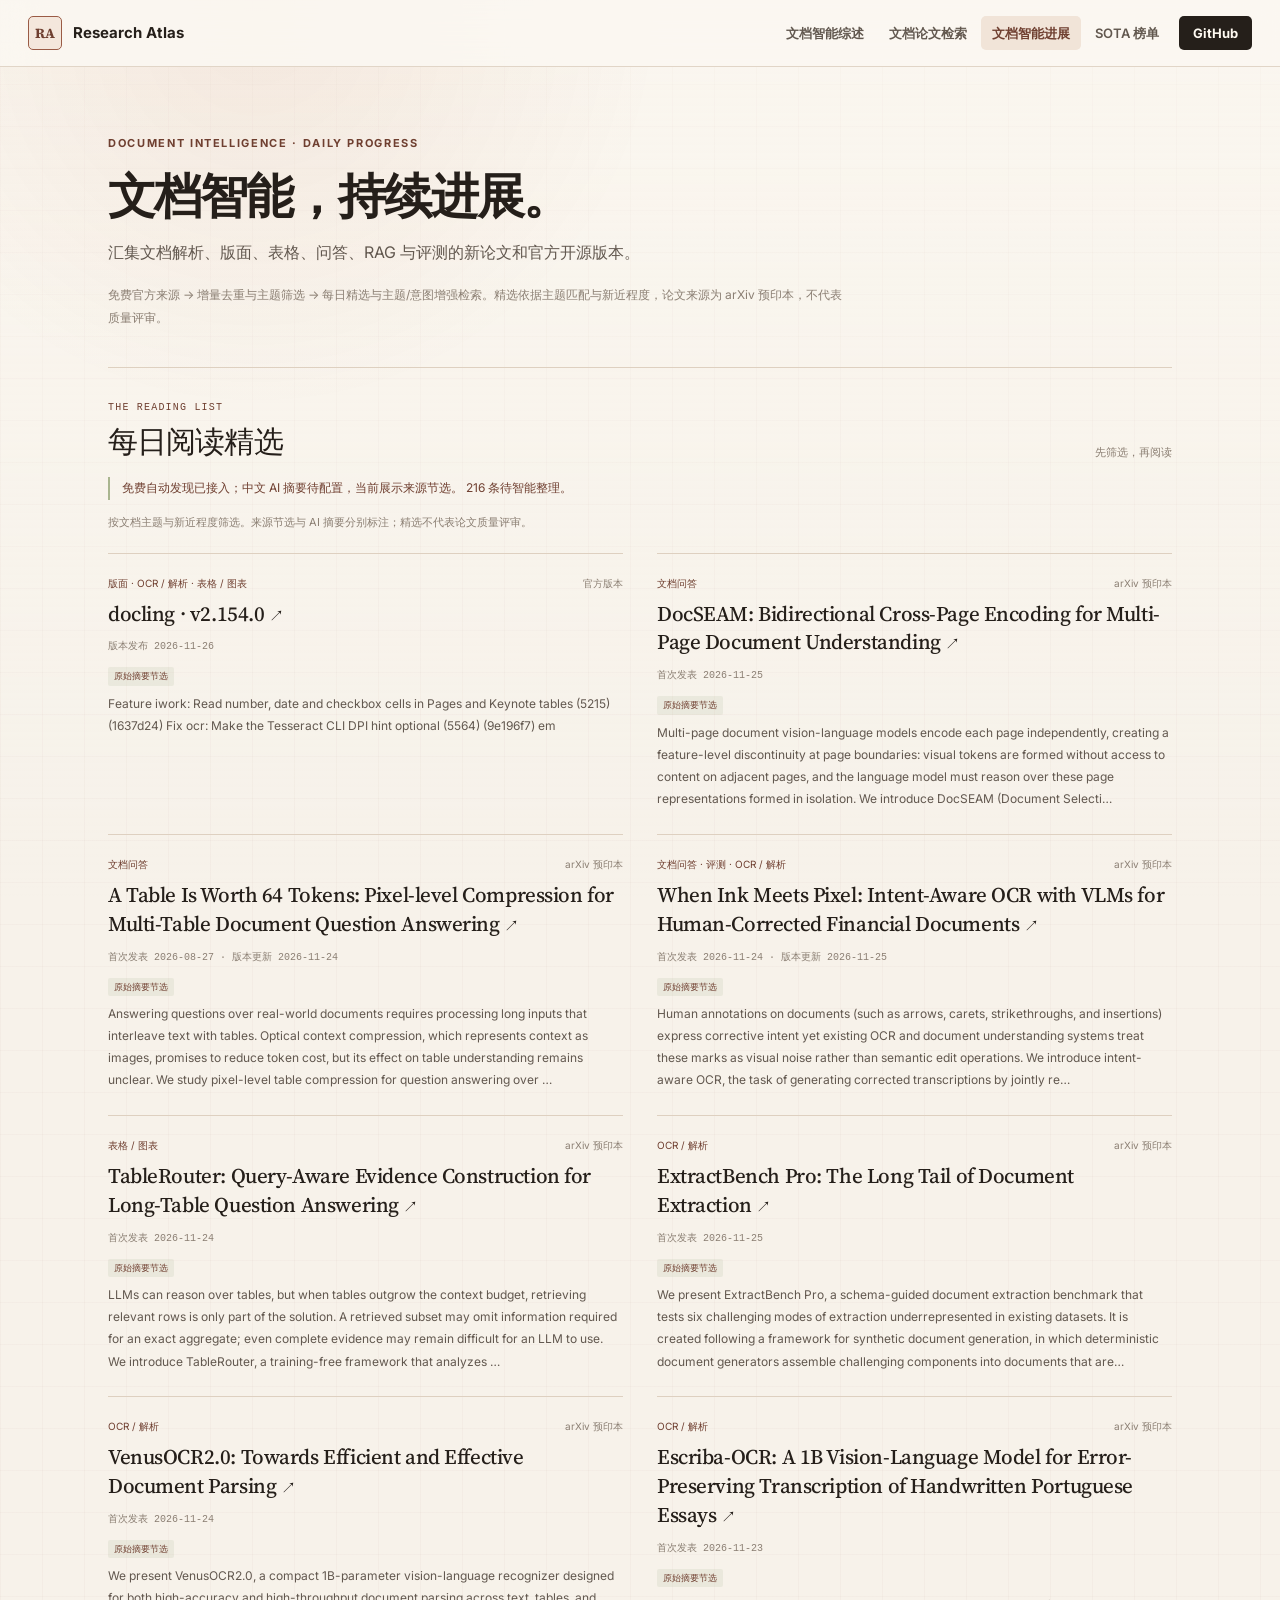
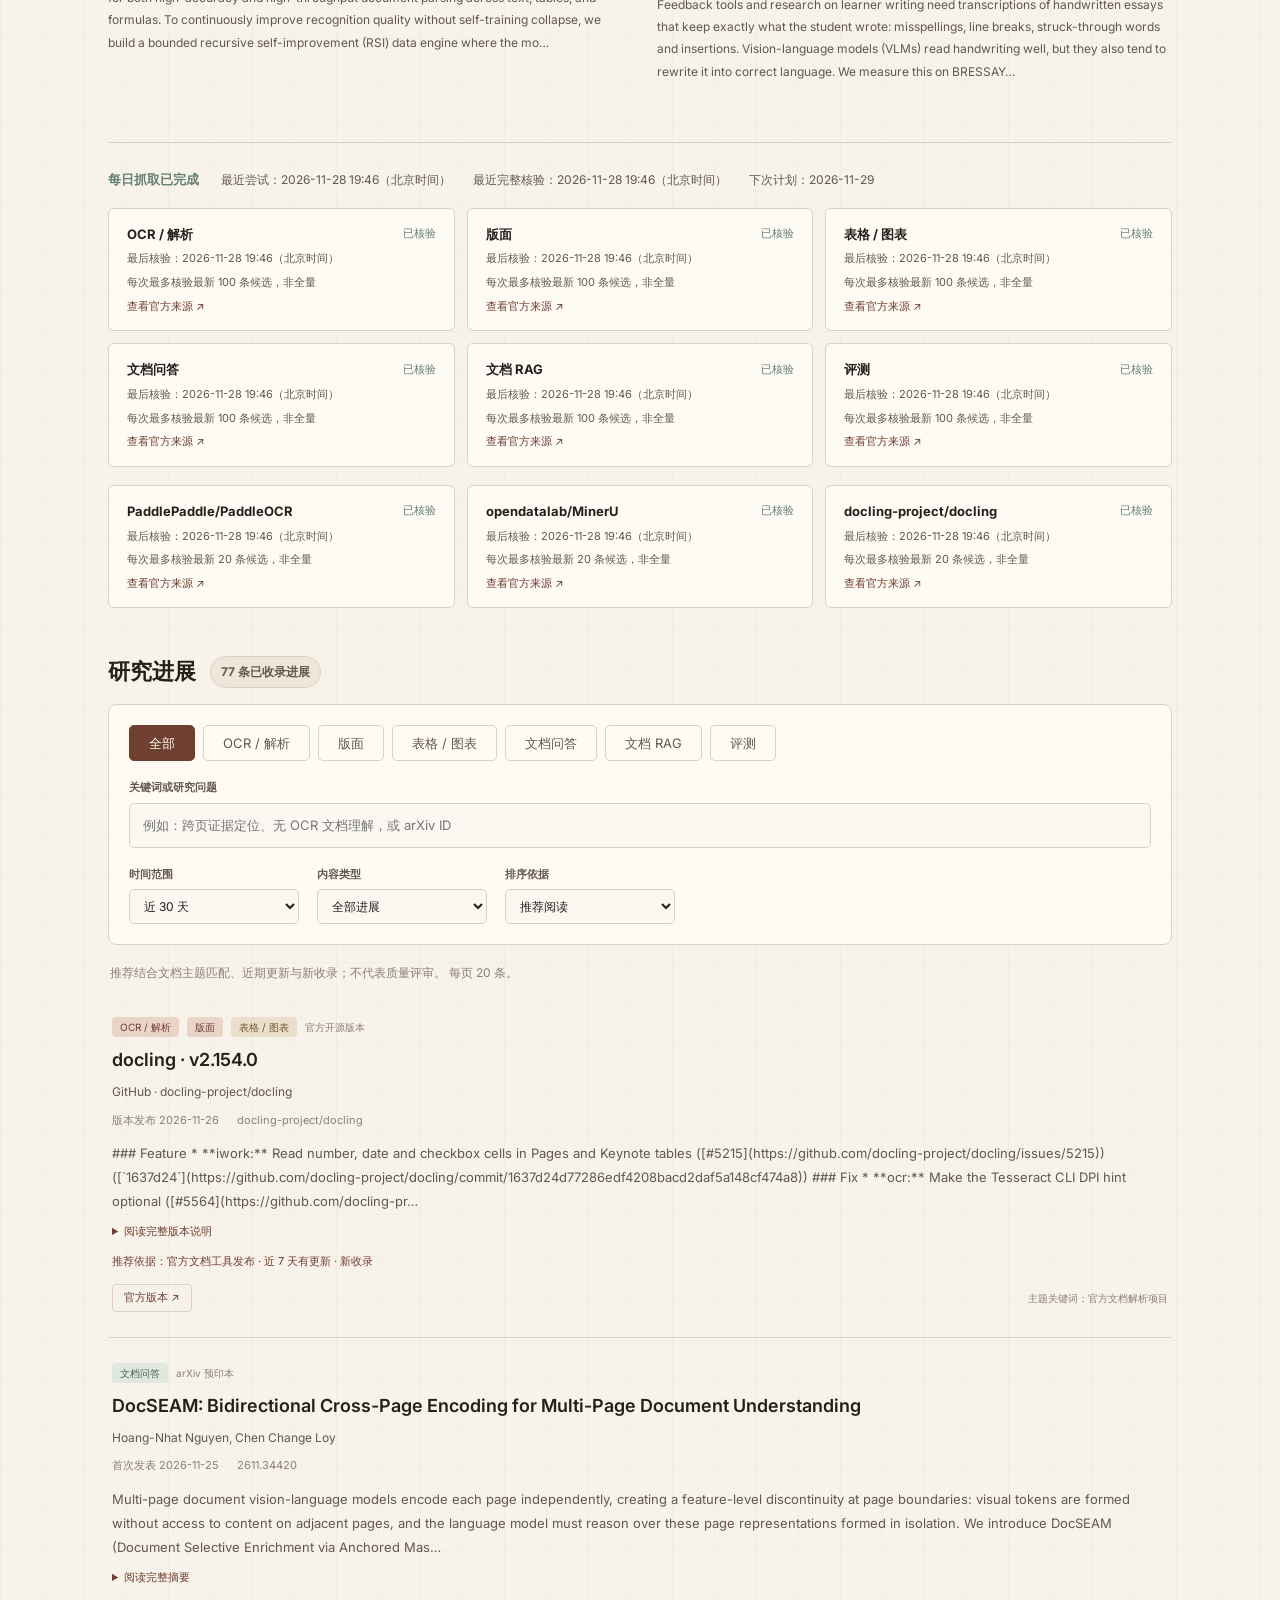
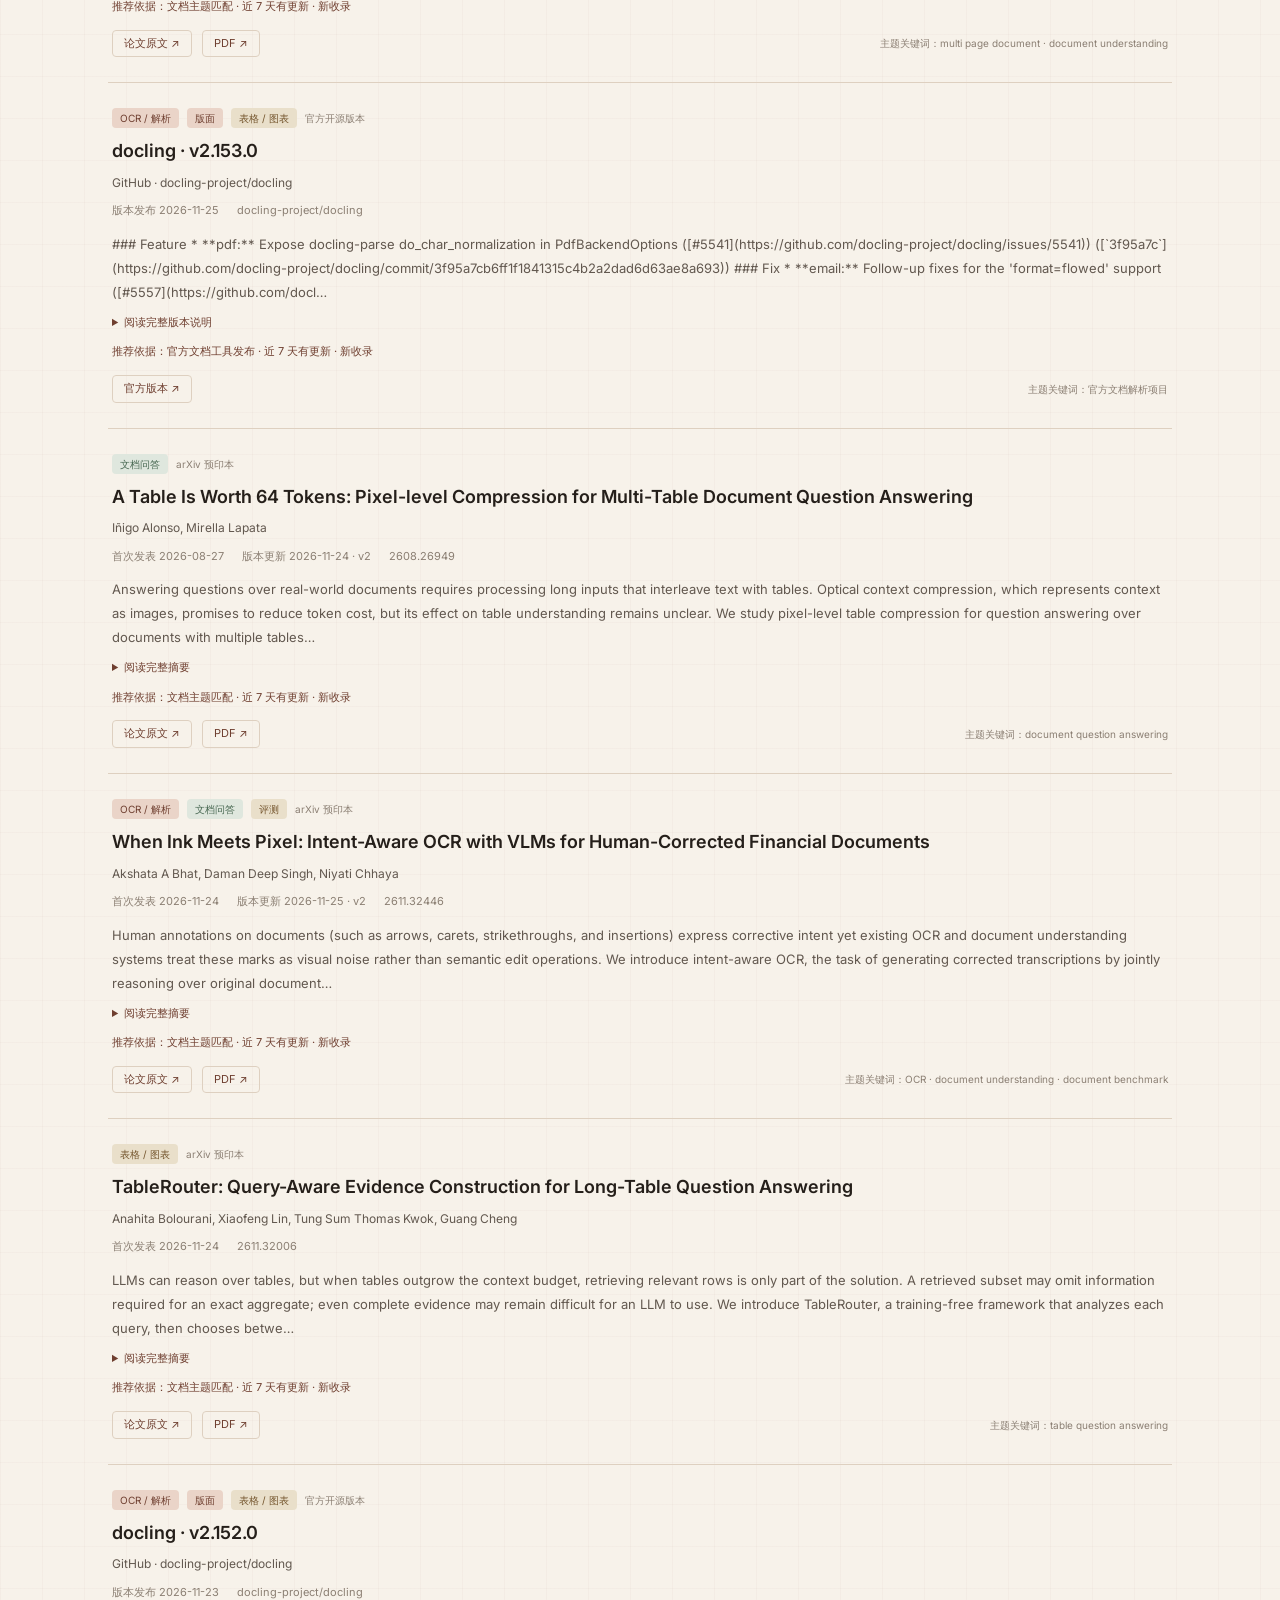
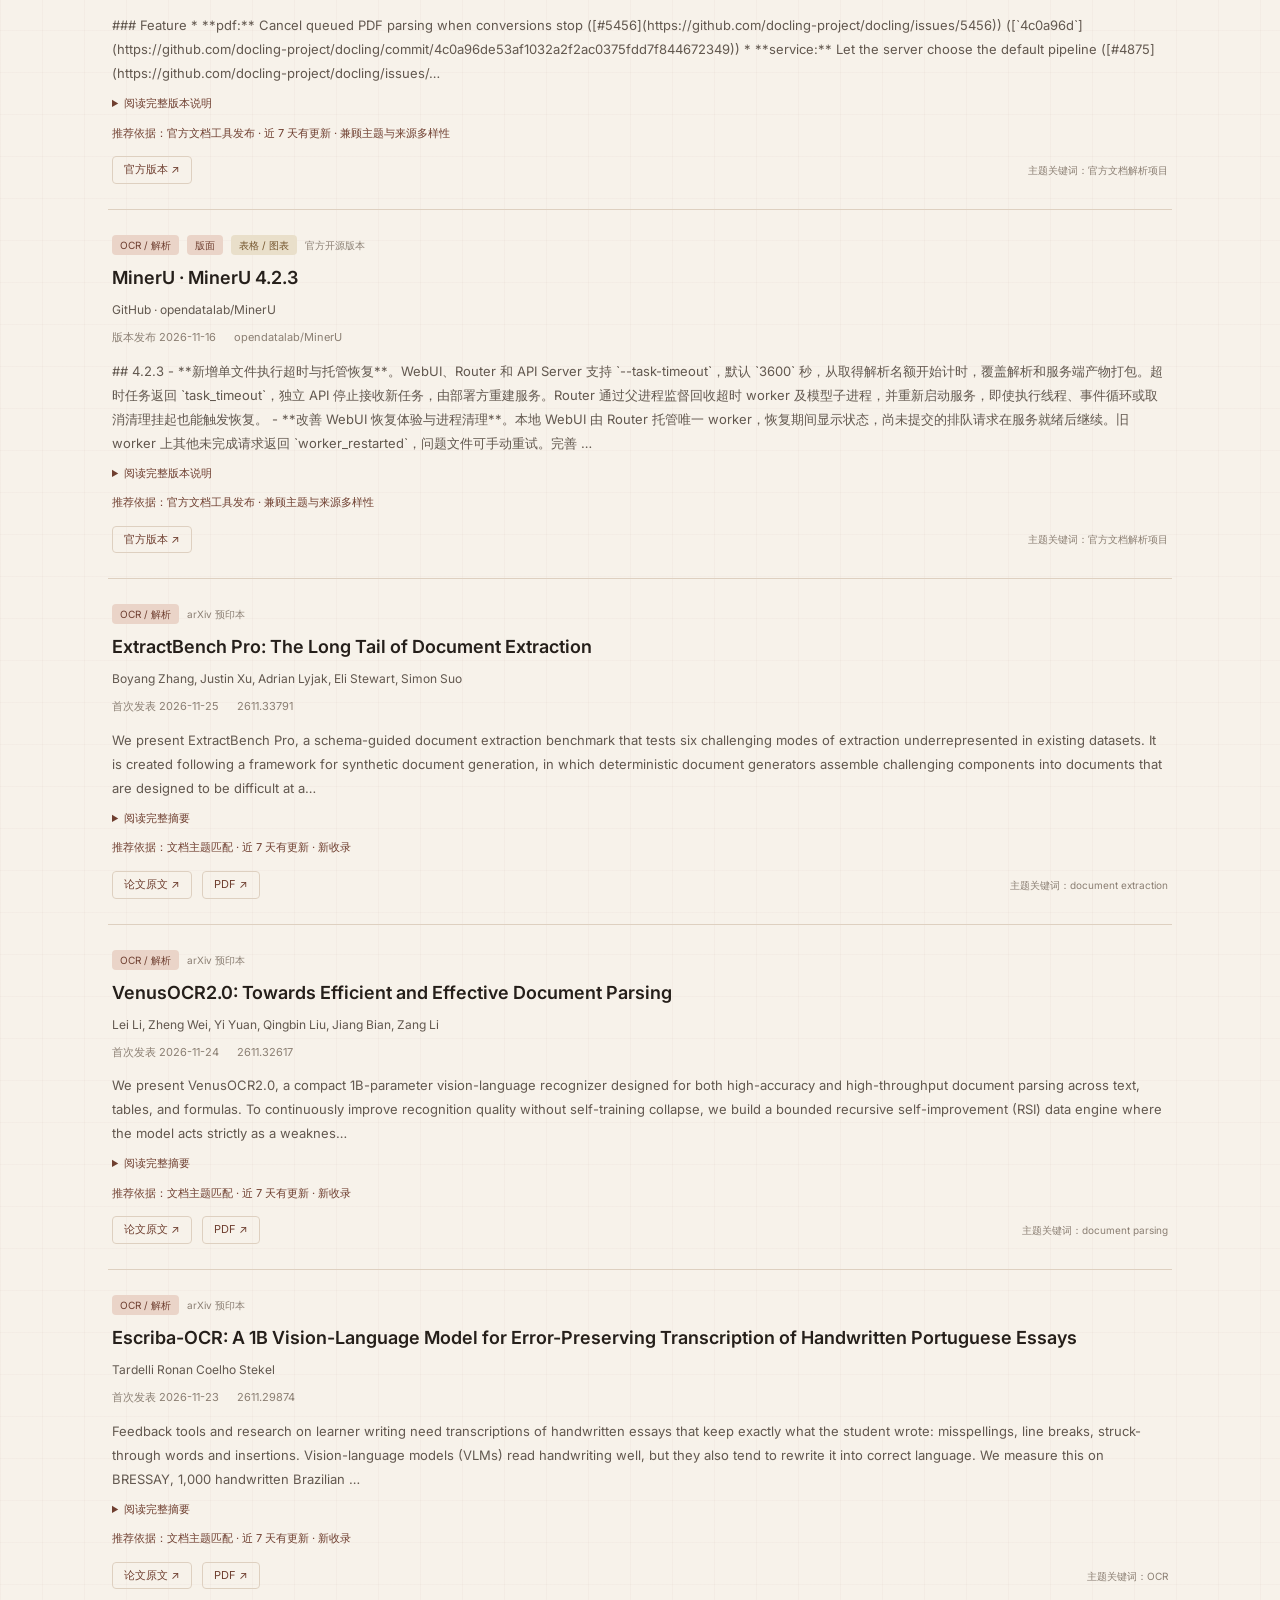
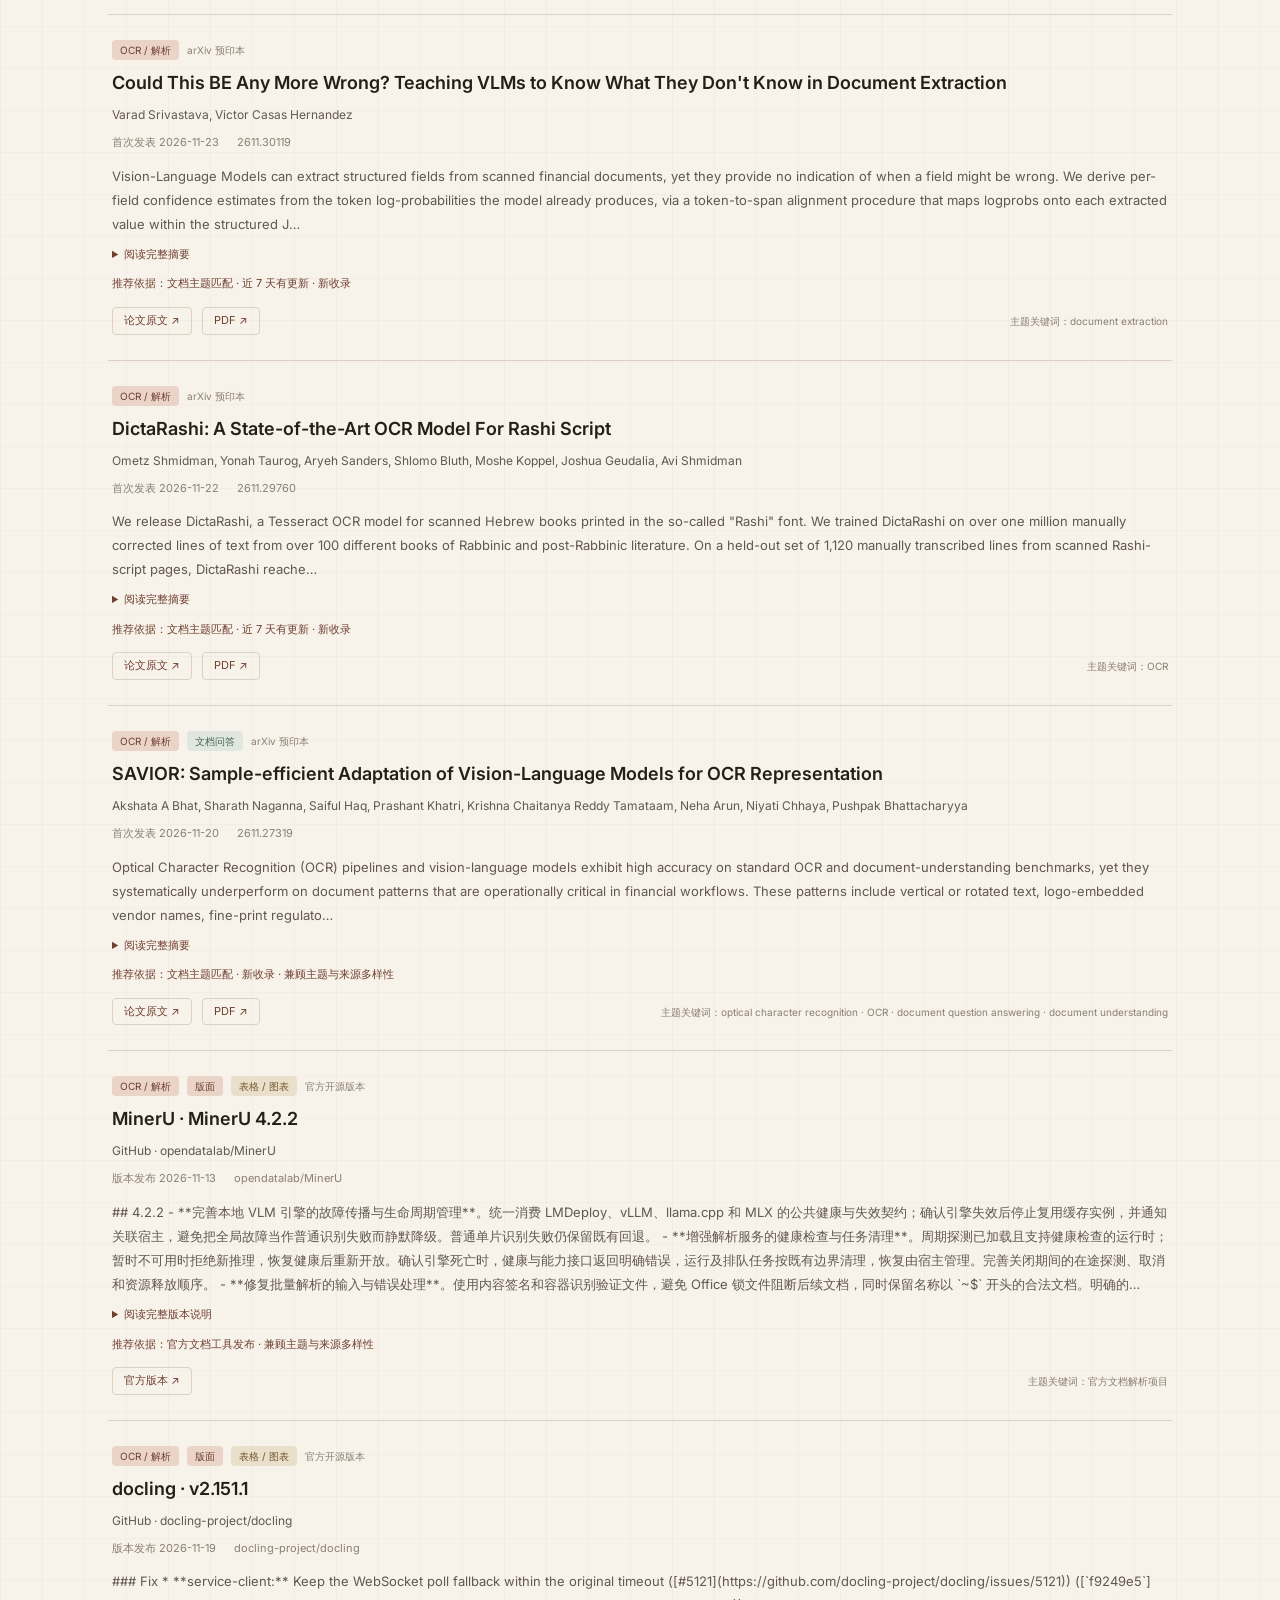
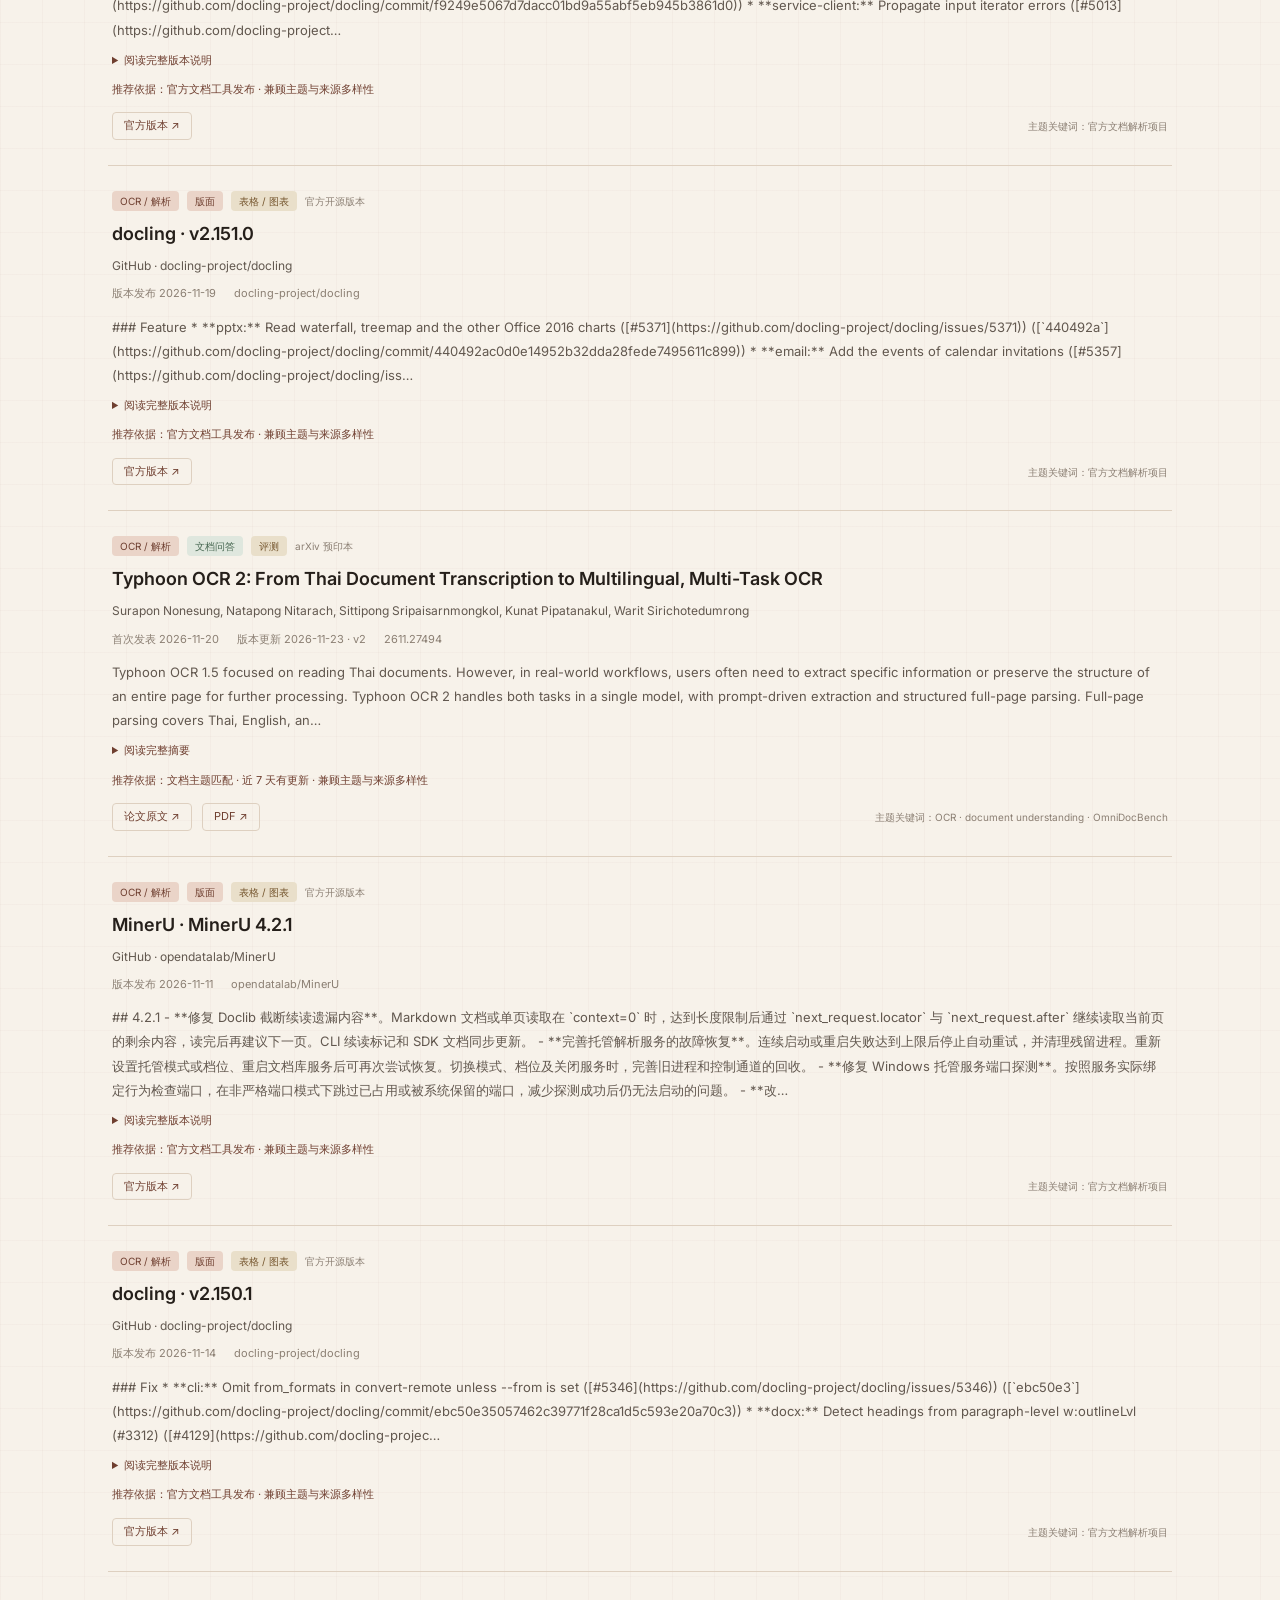
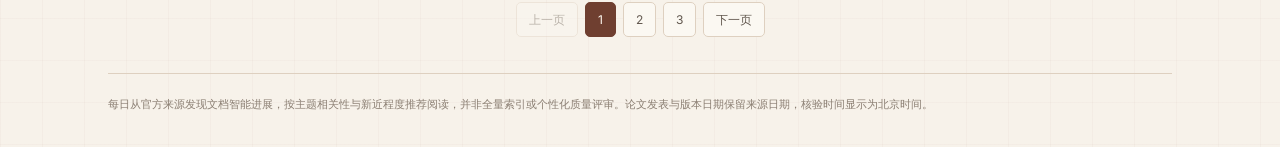
<file: docs/research.html>
<!DOCTYPE html>
<html lang="zh-CN">
<head>
<meta charset="UTF-8">
<meta name="viewport" content="width=device-width, initial-scale=1.0">
<meta name="description" content="每日发现文档智能新论文与官方开源版本，按文档主题检索、排序并推荐阅读。">
<title>文档智能进展 | Research Atlas</title>
<link rel="stylesheet" href="css/style.css?v=20260712-1">
<link rel="stylesheet" href="css/research.css?v=20261028-2">
<link rel="stylesheet" href="css/research-digest.css?v=20261109-1">
</head>
<body>
<header class="header">
<div class="header-inner">
<a href="index.html" class="logo"><div class="logo-icon">RA</div><span>Research Atlas</span></a>
<nav class="nav-links" aria-label="主导航">
<a href="index.html">文档智能综述</a>
<a href="search.html">文档论文检索</a>
<a href="research.html" class="active" aria-current="page">文档智能进展</a>
<a href="index.html#sota">SOTA 榜单</a>
<a href="https://github.com/Yang-Jiashu/document-intelligence-survey" target="_blank" rel="noreferrer" class="github-btn">GitHub</a>
</nav>
</div>
</header>

<main class="research-main">
<section class="research-intro" aria-labelledby="researchTitle">
<div class="research-kicker">DOCUMENT INTELLIGENCE · DAILY PROGRESS</div>
<h1 id="researchTitle">文档智能，持续进展。</h1>
<p>汇集文档解析、版面、表格、问答、RAG 与评测的新论文和官方开源版本。</p>
<div class="research-intro-note">免费官方来源 → 增量去重与主题筛选 → 每日精选与主题/意图增强检索。精选依据主题匹配与新近程度，论文来源为 arXiv 预印本，不代表质量评审。</div>
</section>

<section id="researchDigest" class="research-digest" aria-label="每日精选" aria-live="polite"><p>正在读取每日精选…</p></section>

<section class="research-health" aria-label="抓取状态">
<div id="researchStatus" role="status" aria-live="polite">正在读取研究进展…</div>
<div id="researchTopics" class="research-source-grid"></div>
<div id="researchSources" class="research-source-grid" aria-label="开源版本来源状态"></div>
</section>

<section class="research-feed" aria-labelledby="feedTitle">
<div class="research-feed-heading"><h2 id="feedTitle">研究进展</h2><span id="researchCount" class="badge-count">加载中</span></div>
<form id="researchFilters" class="research-controls" role="search">
<div class="research-topic-tabs" aria-label="研究领域">
<button type="button" class="research-tab active" data-topic="all" aria-pressed="true">全部</button>
<button type="button" class="research-tab" data-topic="ocr" aria-pressed="false">OCR / 解析</button>
<button type="button" class="research-tab" data-topic="layout" aria-pressed="false">版面</button>
<button type="button" class="research-tab" data-topic="table" aria-pressed="false">表格 / 图表</button>
<button type="button" class="research-tab" data-topic="docqa" aria-pressed="false">文档问答</button>
<button type="button" class="research-tab" data-topic="docrag" aria-pressed="false">文档 RAG</button>
<button type="button" class="research-tab" data-topic="eval" aria-pressed="false">评测</button>
</div>
<label class="research-search-label"><span class="research-control-label">关键词或研究问题</span><input id="researchQuery" type="search" placeholder="例如：跨页证据定位、无 OCR 文档理解，或 arXiv ID" autocomplete="off"></label>
<div class="research-selects">
<label><span class="research-control-label">时间范围</span><select id="researchWindow"><option value="7">近 7 天</option><option value="30" selected>近 30 天</option><option value="90">近 90 天</option><option value="all">全部已收录</option></select></label>
<label><span class="research-control-label">内容类型</span><select id="researchKind"><option value="all">全部进展</option><option value="paper">论文</option><option value="release">开源版本</option></select></label>
<label><span class="research-control-label">排序依据</span><select id="researchSort"><option value="recommended" selected>推荐阅读</option><option value="published">新发表优先</option><option value="updated">最新版本优先</option></select></label>
</div>
</form>
<div class="research-results-note" id="researchResultNote"></div>
<div id="researchResults" class="research-results" aria-live="polite"></div>
<nav id="researchPagination" class="research-pagination" aria-label="论文分页"></nav>
</section>

<footer class="research-footer">每日从官方来源发现文档智能进展，按主题相关性与新近程度推荐阅读，并非全量索引或个性化质量评审。论文发表与版本日期保留来源日期，核验时间显示为北京时间。</footer>
</main>
<script src="js/semantic-search.js?v=20261109-1"></script>
<script src="js/research-digest.js?v=20261109-1"></script>
<script src="js/research.js?v=20261109-1"></script>
</body>
</html>
</file>
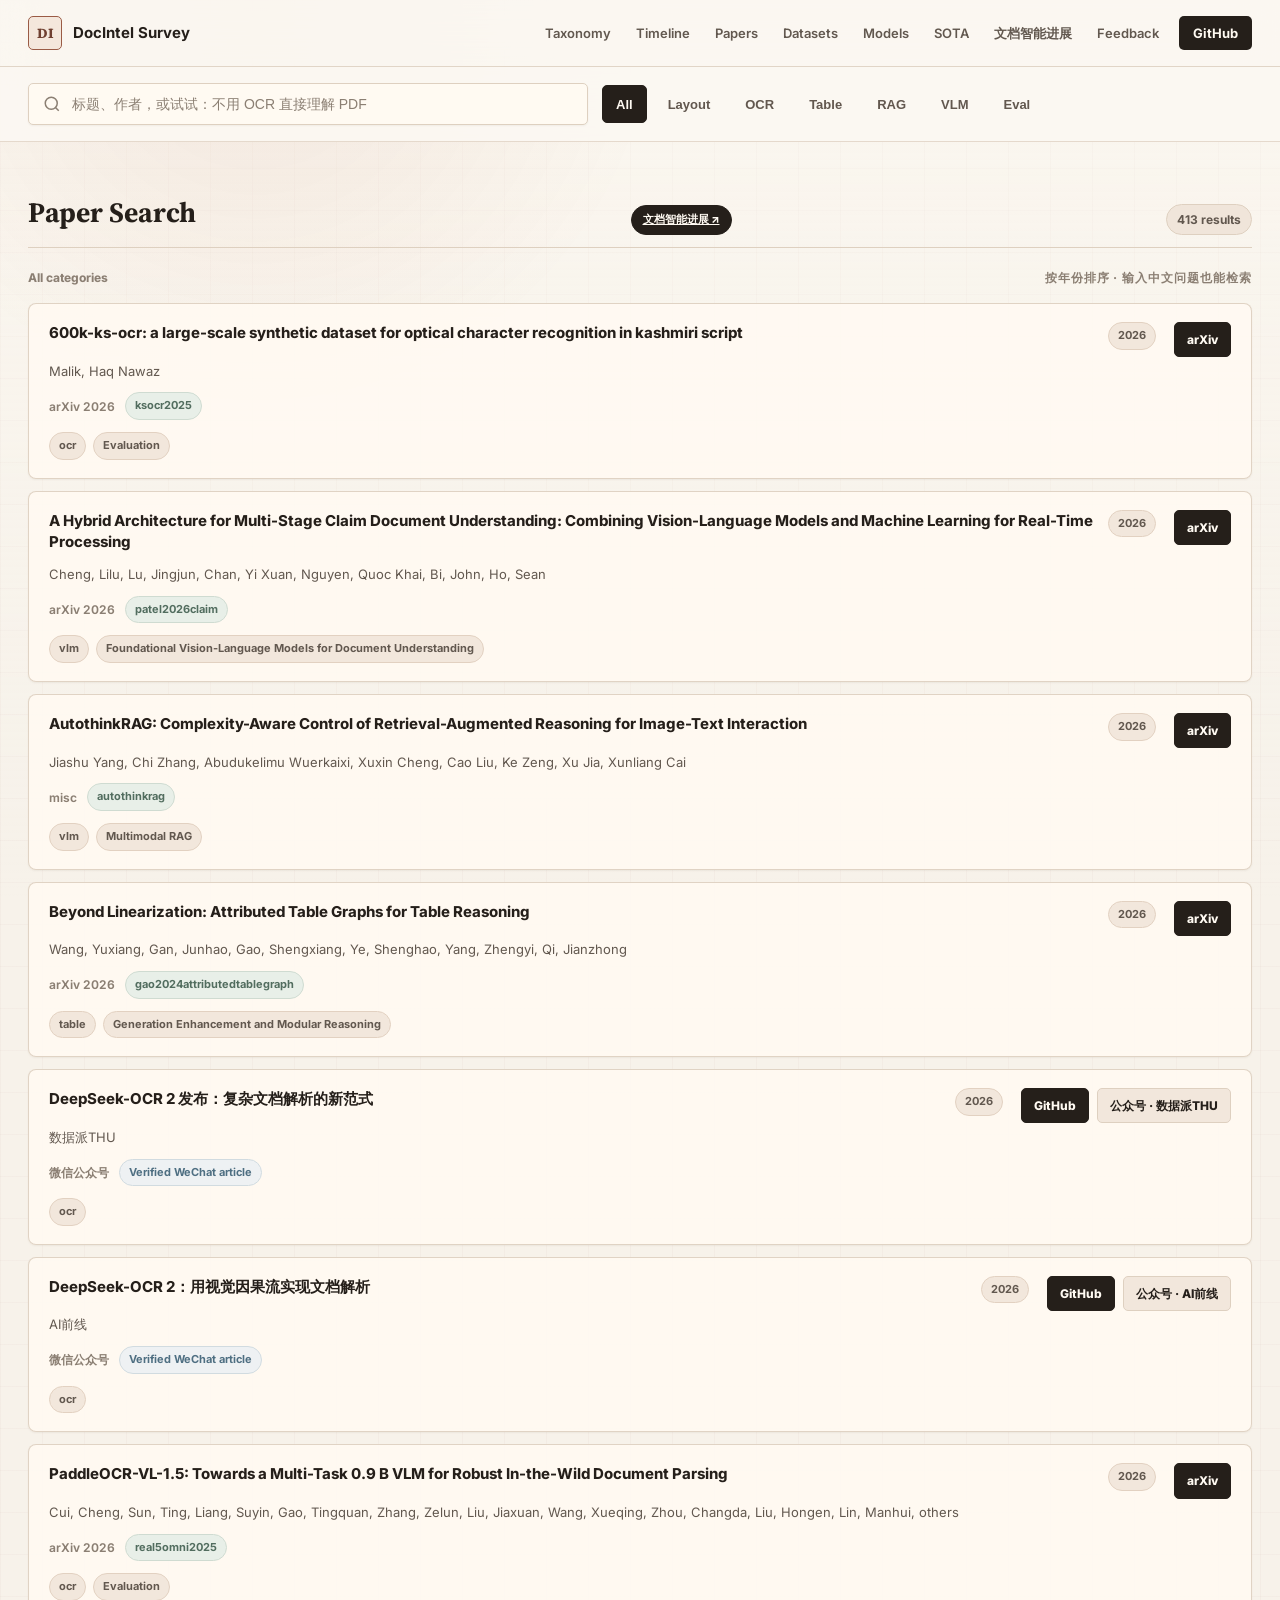
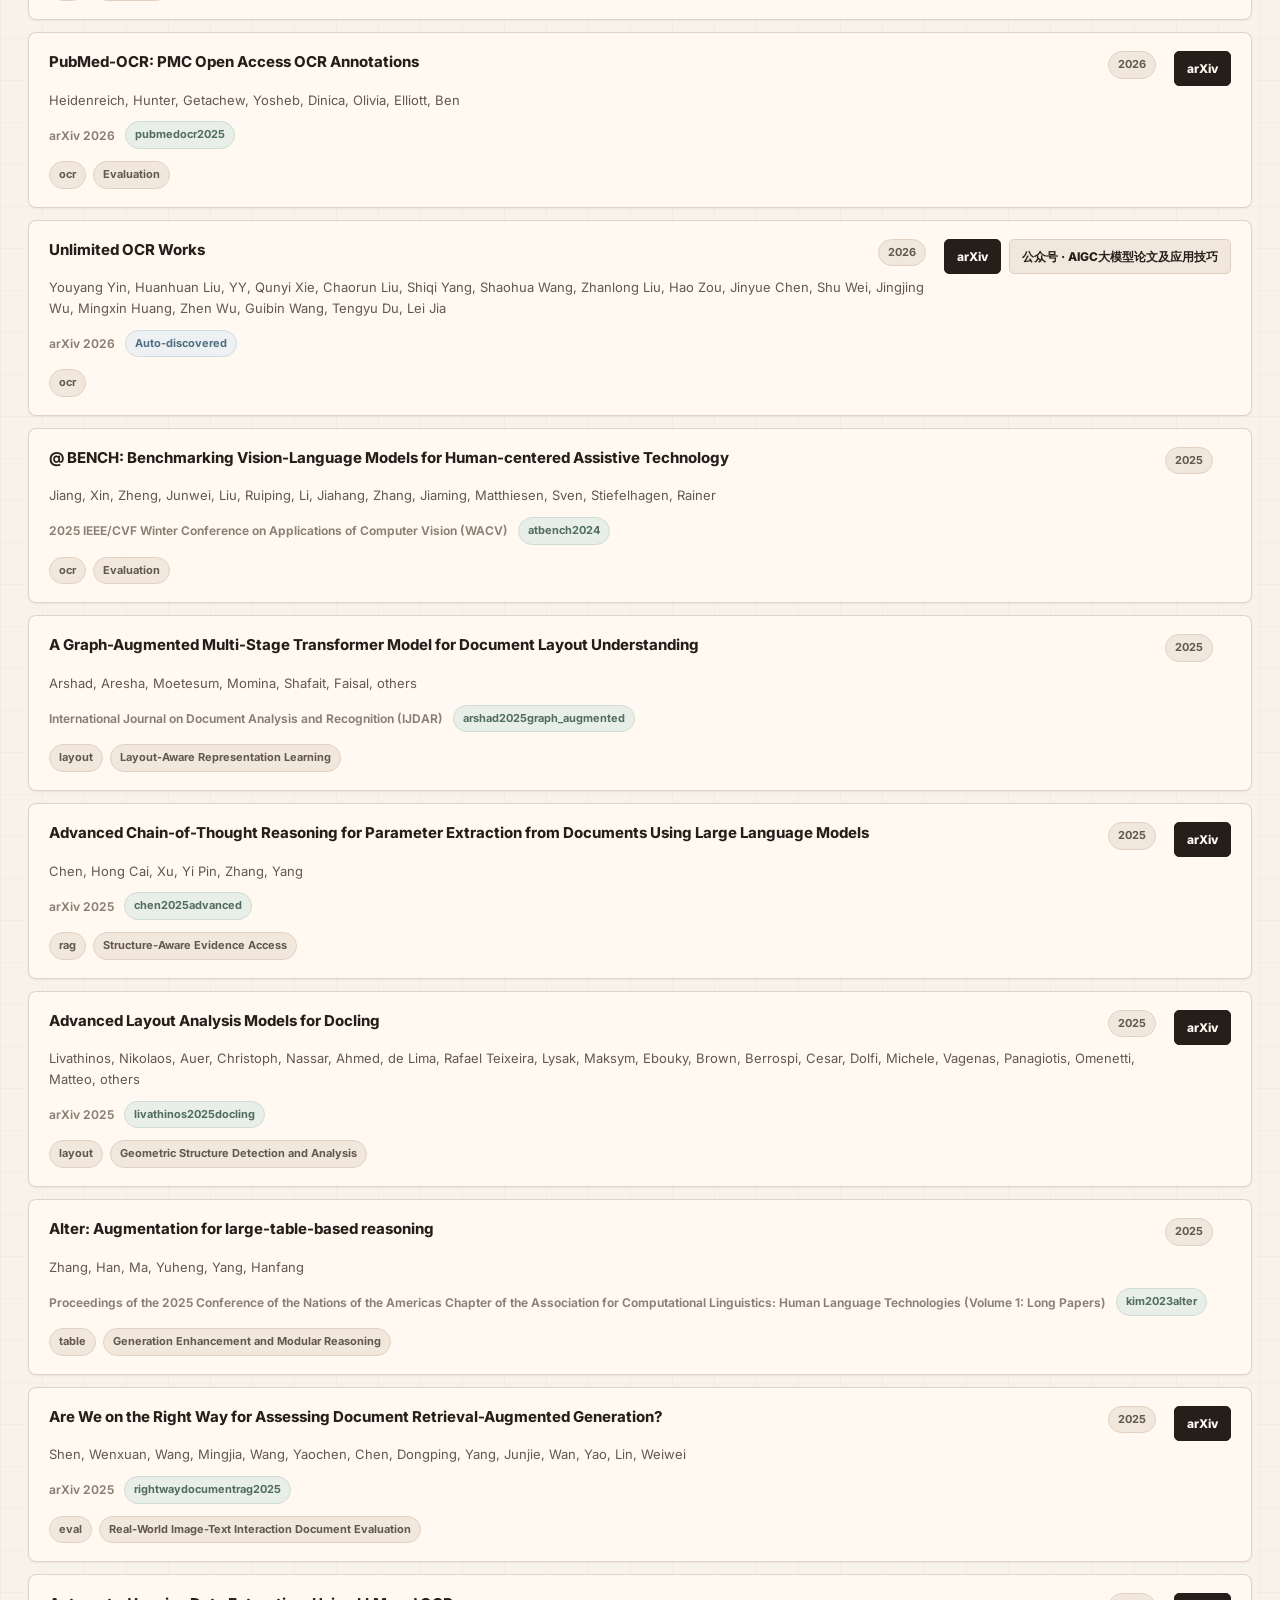
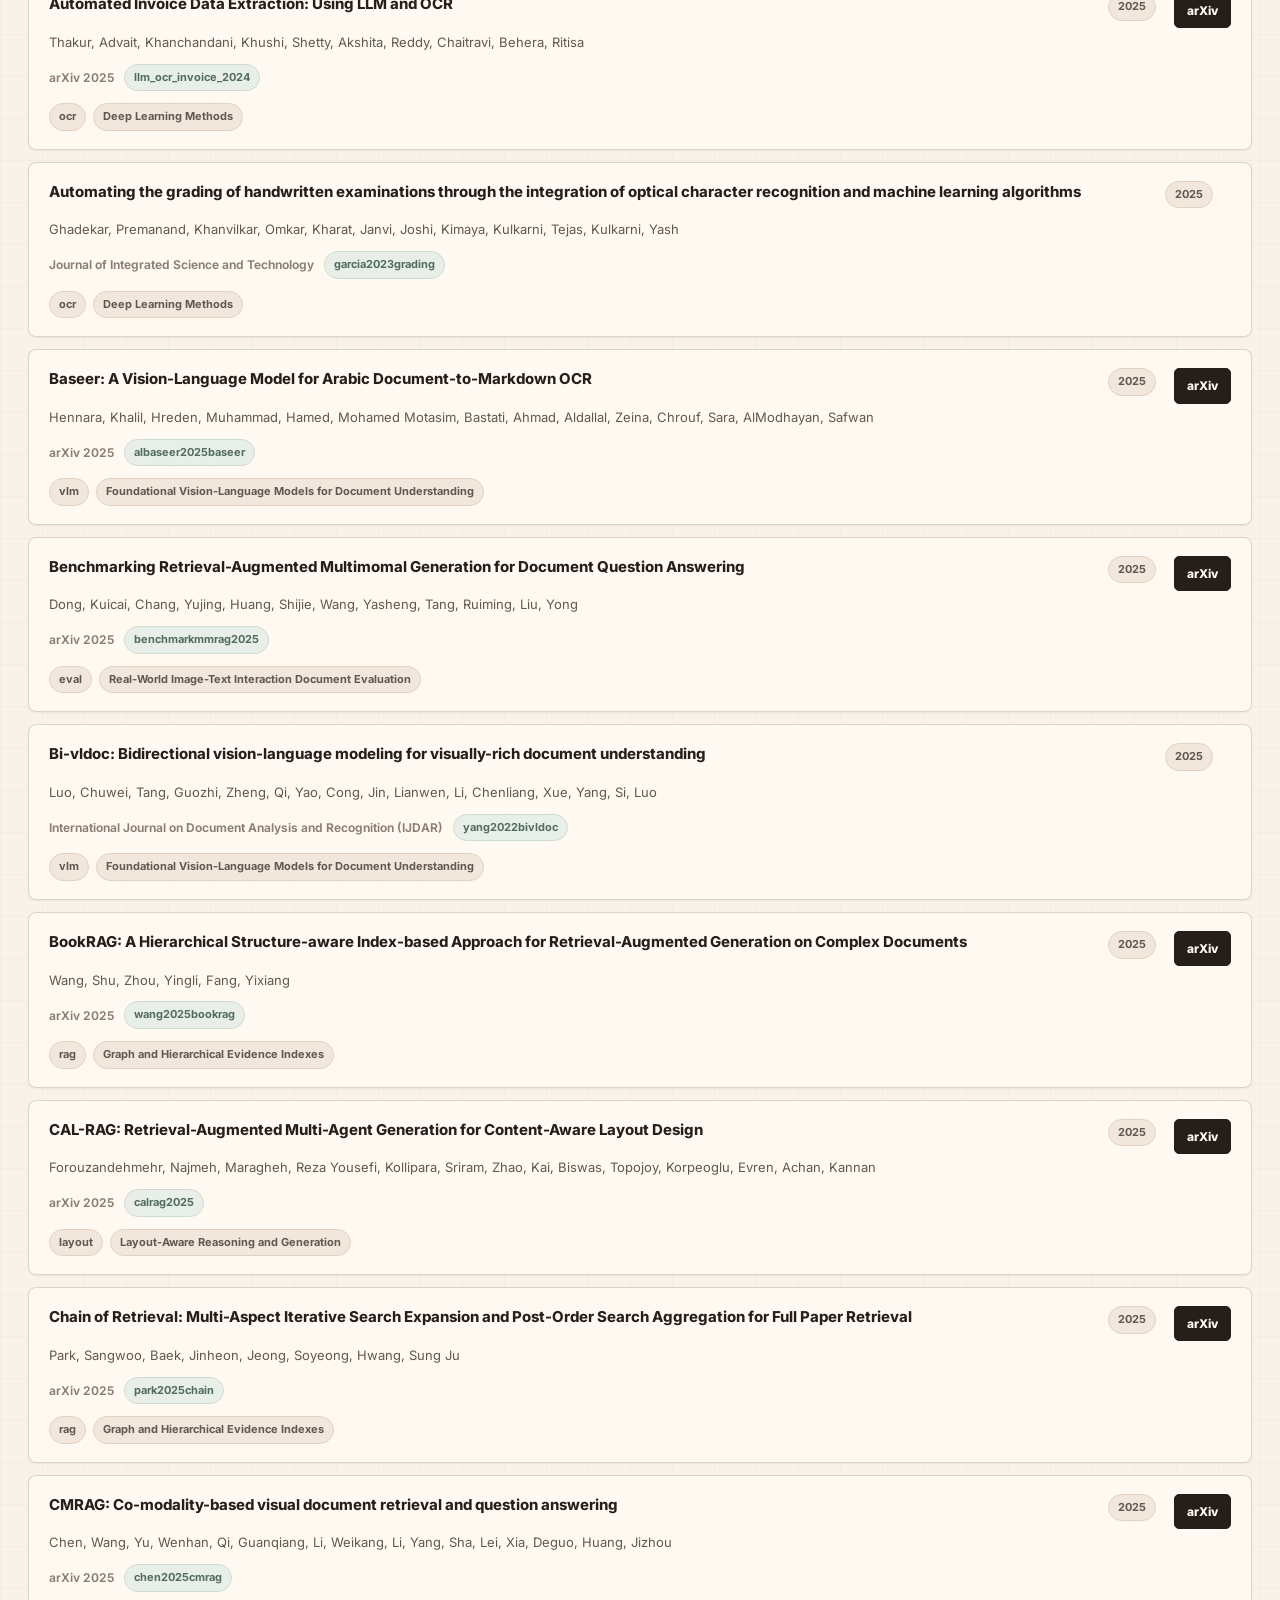
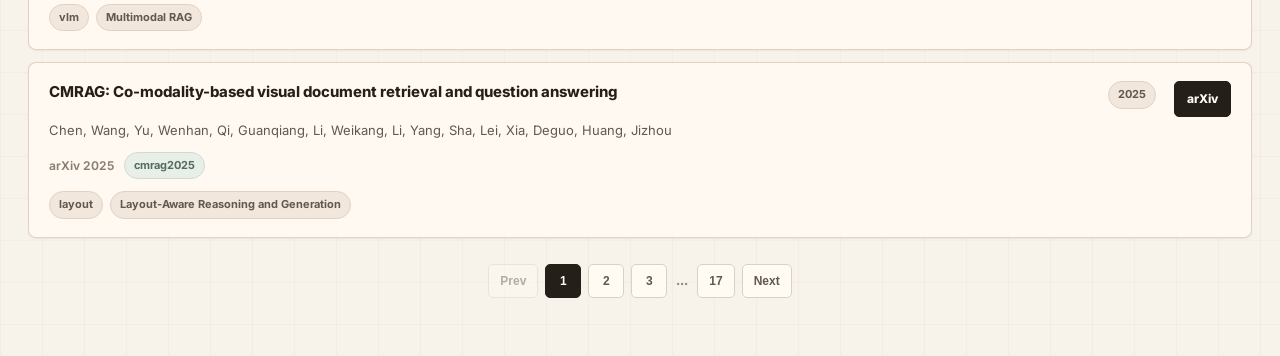
<file: docs/search.html>
<!DOCTYPE html>
<html lang="en">
<head>
<meta charset="UTF-8">
<meta name="viewport" content="width=device-width, initial-scale=1.0">
<meta http-equiv="Cache-Control" content="no-cache, no-store, must-revalidate">
<meta http-equiv="Pragma" content="no-cache">
<meta http-equiv="Expires" content="0">
<title>Paper Search - Document Intelligence Survey</title>
<link rel="stylesheet" href="css/style.css?v=20260712-1">
</head>
<body>

<header class="header">
<div class="header-inner">
<a href="index.html" class="logo"><div class="logo-icon">DI</div><span>DocIntel Survey</span></a>
<nav class="nav-links">
<a href="index.html#taxonomy">Taxonomy</a>
<a href="index.html#timeline">Timeline</a>
<a href="index.html#papers">Papers</a>
<a href="index.html#datasets">Datasets</a>
<a href="index.html#leaderboard">Models</a>
<a href="index.html#sota">SOTA</a>
<a href="research.html">文档智能进展</a>
<a href="index.html#feedback">Feedback</a>
<a href="https://github.com/Yang-Jiashu/document-intelligence-survey" target="_blank" class="github-btn">GitHub</a>
</nav>
</div>
</header>

<div class="search-section">
<div class="search-inner">
<div class="search-box">
<svg class="search-icon" viewBox="0 0 24 24" fill="none" stroke="currentColor" stroke-width="2"><circle cx="11" cy="11" r="8"/><path d="m21 21-4.35-4.35"/></svg>
<input type="search" aria-label="搜索论文或研究问题" placeholder="标题、作者，或试试：不用 OCR 直接理解 PDF" id="searchInput">
</div>
<div class="filter-group" id="categoryFilters">
<button class="filter-btn active" data-filter="all">All</button>
<button class="filter-btn" data-filter="layout">Layout</button>
<button class="filter-btn" data-filter="ocr">OCR</button>
<button class="filter-btn" data-filter="table">Table</button>
<button class="filter-btn" data-filter="rag">RAG</button>
<button class="filter-btn" data-filter="vlm">VLM</button>
<button class="filter-btn" data-filter="eval">Eval</button>
</div>
</div>
</div>

<main class="main search-main">
<div class="section-title">
<h2>Paper Search</h2>
<a class="section-link-btn" href="research.html">文档智能进展 ↗</a>
<span class="badge-count" id="resultSummary">Loading</span>
</div>
<div class="search-results-toolbar">
<div id="resultDetail" class="search-result-detail"></div>
<div class="search-sort-label" id="searchMode">主题/意图增强检索 · 本地计算</div>
</div>
<div class="search-results-list" id="resultsContainer"></div>
<div class="pagination" id="pagination"></div>
</main>

<script src="js/semantic-search.js?v=20261109-1"></script>
<script src="js/search.js?v=20261109-1"></script>
</body>
</html>
</file>
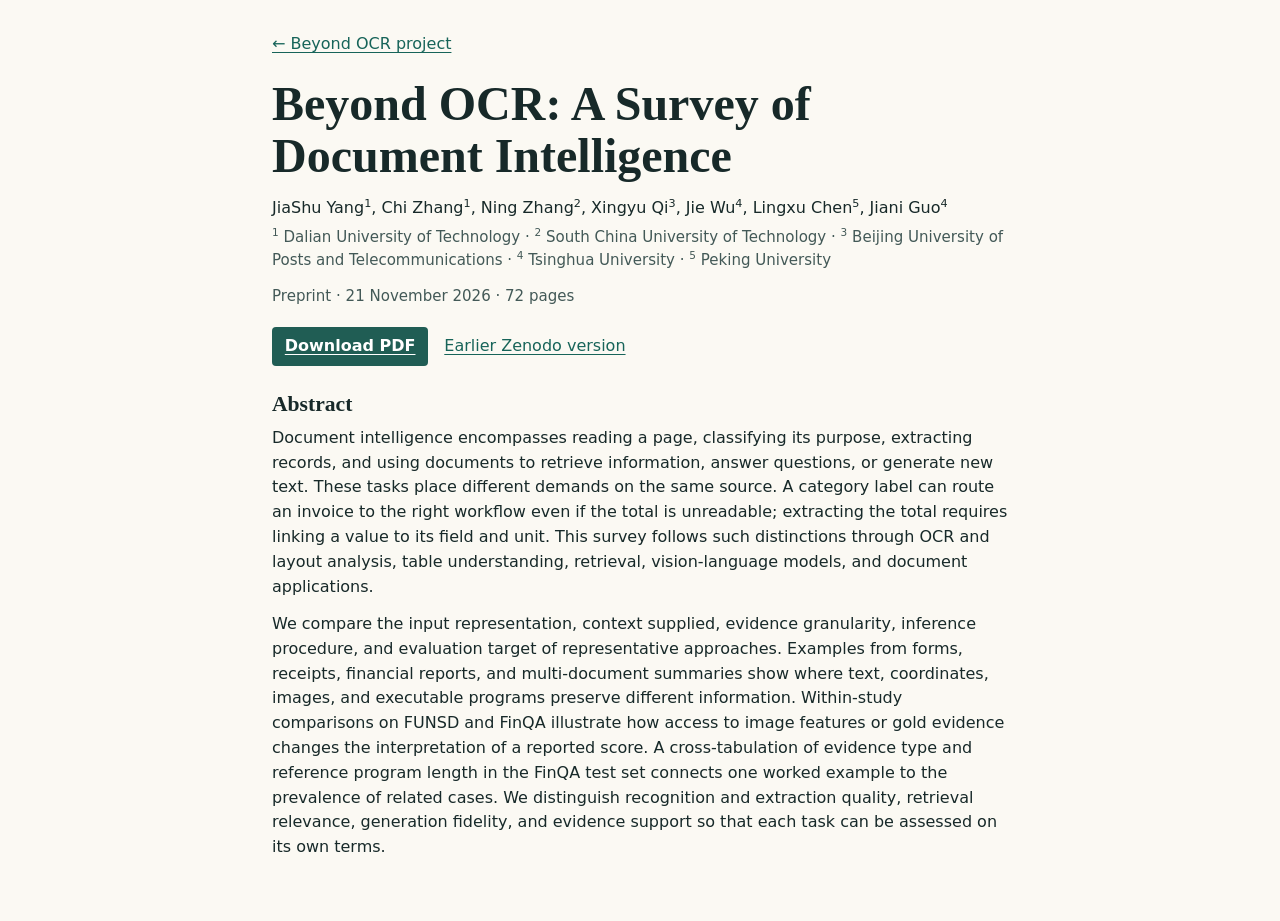
<file: docs/survey.html>
<!doctype html>
<html lang="en">
<head>
<meta charset="utf-8">
<meta name="viewport" content="width=device-width, initial-scale=1">
<title>Beyond OCR: A Survey of Document Intelligence</title>
<link rel="canonical" href="https://yang-jiashu.github.io/document-intelligence-survey/survey.html">
<meta name="citation_title" content="Beyond OCR: A Survey of Document Intelligence">
<meta name="citation_author" content="JiaShu Yang">
<meta name="citation_author" content="Chi Zhang">
<meta name="citation_author" content="Ning Zhang">
<meta name="citation_author" content="Xingyu Qi">
<meta name="citation_author" content="Jie Wu">
<meta name="citation_author" content="Lingxu Chen">
<meta name="citation_author" content="Jiani Guo">
<meta name="citation_publication_date" content="2026/11/21">
<meta name="citation_pdf_url" content="https://yang-jiashu.github.io/document-intelligence-survey/paper.pdf">
<style>
:root { color-scheme: light; font: 16px/1.55 system-ui, sans-serif; color: #172929; background: #fbf9f3; }
body { margin: 0; }
main { box-sizing: border-box; width: min(100%, 52rem); margin: auto; padding: 2rem clamp(1.25rem, 4vw, 3rem) 3rem; }
h1 { margin: 1.3rem 0 .5rem; font: 700 clamp(1.9rem, 4vw, 3rem)/1.1 Georgia, serif; }
h2 { font: 700 1.35rem/1.2 Georgia, serif; margin: 1.6rem 0 .5rem; }
p { margin: 0 0 .8rem; }
a { color: #176459; text-underline-offset: .18em; }
a:focus-visible { outline: 2px solid #176459; outline-offset: .2rem; }
.authors { margin: .8rem 0 .3rem; }
.affiliations, .edition { color: #435957; font-size: .94rem; }
.actions { display: flex; flex-wrap: wrap; gap: .5rem 1rem; align-items: baseline; margin-top: 1.15rem; }
.download { display: inline-block; padding: .46rem .8rem; background: #205d54; color: white; border-radius: .25rem; font-weight: 650; }
sup { font-size: .7em; line-height: 0; }
</style>
</head>
<body>
<main>
<a href="./">← Beyond OCR project</a>
<article>
<h1>Beyond OCR: A Survey of Document Intelligence</h1>
<p class="authors">JiaShu Yang<sup>1</sup>, Chi Zhang<sup>1</sup>, Ning Zhang<sup>2</sup>, Xingyu Qi<sup>3</sup>, Jie Wu<sup>4</sup>, Lingxu Chen<sup>5</sup>, Jiani Guo<sup>4</sup></p>
<p class="affiliations"><sup>1</sup> Dalian University of Technology · <sup>2</sup> South China University of Technology · <sup>3</sup> Beijing University of Posts and Telecommunications · <sup>4</sup> Tsinghua University · <sup>5</sup> Peking University</p>
<p class="edition">Preprint · <time datetime="2026-11-21">21 November 2026</time> · 72 pages</p>
<div class="actions"><a class="download" href="paper.pdf">Download PDF</a><a href="https://doi.org/10.5281/zenodo.21264117">Earlier Zenodo version</a></div>
<h2>Abstract</h2>
<p>Document intelligence encompasses reading a page, classifying its purpose, extracting records, and using documents to retrieve information, answer questions, or generate new text. These tasks place different demands on the same source. A category label can route an invoice to the right workflow even if the total is unreadable; extracting the total requires linking a value to its field and unit. This survey follows such distinctions through OCR and layout analysis, table understanding, retrieval, vision-language models, and document applications.</p>
<p>We compare the input representation, context supplied, evidence granularity, inference procedure, and evaluation target of representative approaches. Examples from forms, receipts, financial reports, and multi-document summaries show where text, coordinates, images, and executable programs preserve different information. Within-study comparisons on FUNSD and FinQA illustrate how access to image features or gold evidence changes the interpretation of a reported score. A cross-tabulation of evidence type and reference program length in the FinQA test set connects one worked example to the prevalence of related cases. We distinguish recognition and extraction quality, retrieval relevance, generation fidelity, and evidence support so that each task can be assessed on its own terms.</p>
</article>
</main>
</body>
</html>
</file>
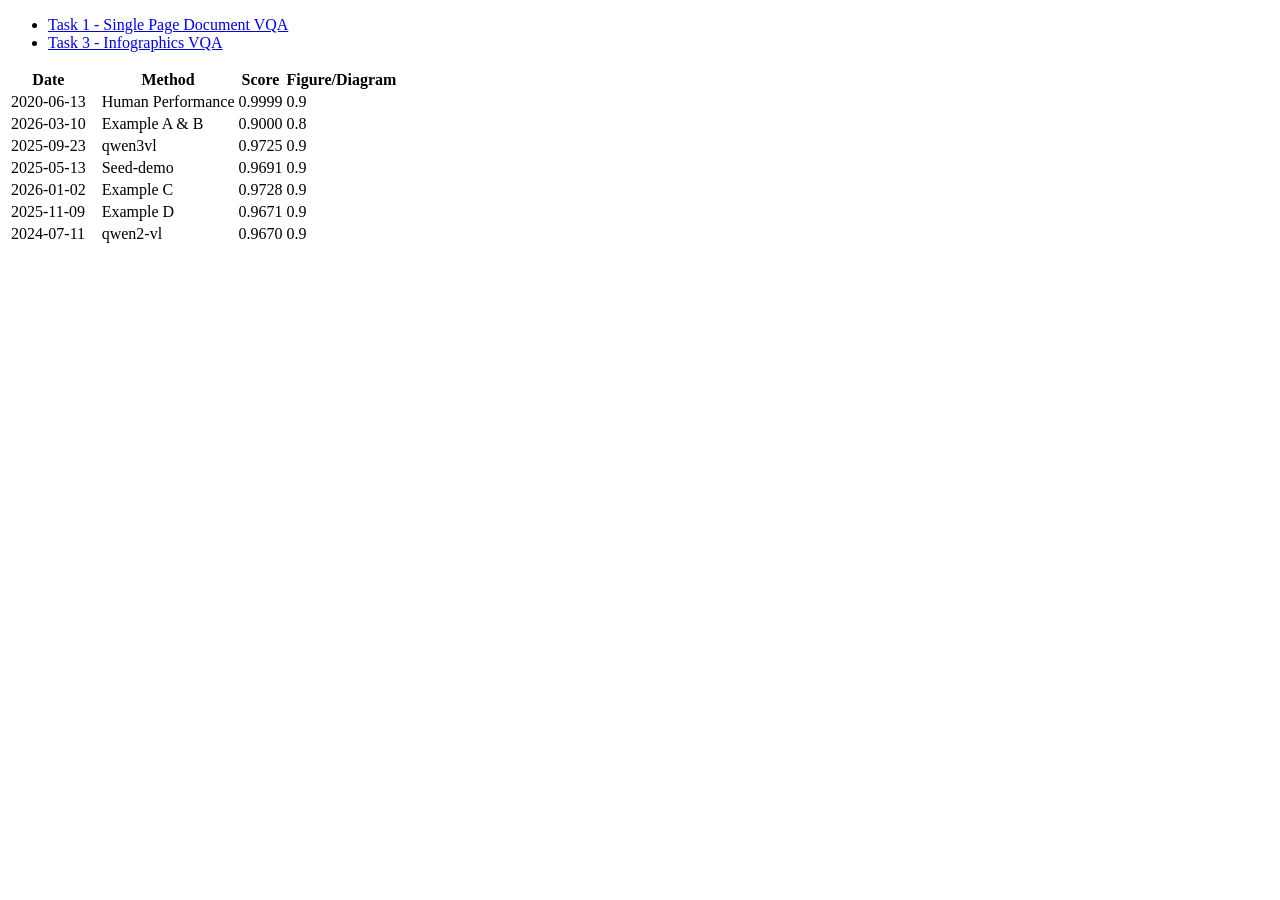
<file: tests/fixtures/rrc_docvqa.html>
<!doctype html>
<!-- Synthetic, reduced RRC layout. Scores and names are test examples, not rankings. -->
<html><body>
<ul class="nav nav-pills">
<li class="pill active" data-ref="t1"><a href="?ch=17&amp;com=evaluation&amp;task=1">Task 1 - Single Page Document VQA</a></li>
<li class="pill" data-ref="t3"><a href="?ch=17&amp;com=evaluation&amp;task=3">Task 3 - Infographics VQA</a></li>
</ul>
<table id="table-1-1"><thead><tr><th>Date</th><th></th><th></th><th></th><th>Method</th><th>Score</th><th>Figure/Diagram</th></tr></thead><tbody>
<tr><td>2020-06-13</td><td></td><td></td><td></td><td>Human Performance</td><td>0.9999</td><td>0.9</td></tr>
<tr><td>2026-03-10</td><td></td><td></td><td></td><td><a class="methodname">Example A &amp; B</a></td><td>0.9000</td><td>0.8</td></tr>
<tr><td>2025-09-23</td><td></td><td></td><td></td><td><a>qwen3vl</a></td><td>0.9725</td><td>0.9</td></tr>
<tr><td>2025-05-13</td><td></td><td></td><td></td><td>Seed-demo</td><td>0.9691</td><td>0.9</td></tr>
<tr><td>2026-01-02</td><td></td><td></td><td></td><td>Example C</td><td>0.9728</td><td>0.9</td></tr>
<tr><td>2025-11-09</td><td></td><td></td><td></td><td>Example D</td><td>0.9671</td><td>0.9</td></tr>
<tr><td>2024-07-11</td><td></td><td></td><td></td><td>qwen2-vl</td><td>0.9670</td><td>0.9</td></tr>
</tbody></table>
</body></html>
</file>
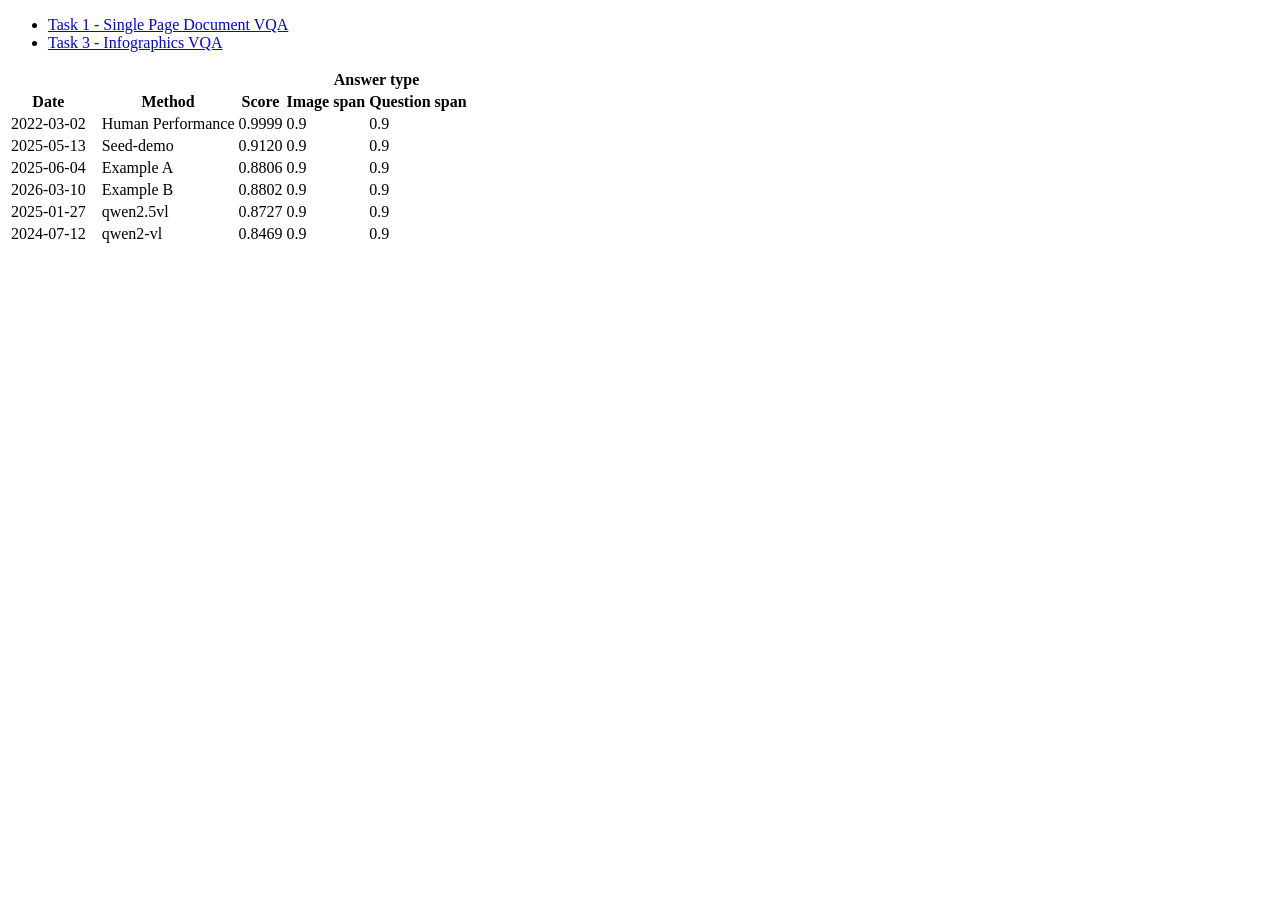
<file: tests/fixtures/rrc_infographicvqa.html>
<!doctype html>
<!-- Synthetic, reduced RRC layout, including the real two-row header shape. -->
<html><body>
<ul class="nav nav-pills">
<li class="pill" data-ref="t1"><a href="?ch=17&amp;com=evaluation&amp;task=1">Task 1 - Single Page Document VQA</a></li>
<li class="pill active" data-ref="t3"><a href="?ch=17&amp;com=evaluation&amp;task=3">Task 3 - Infographics VQA</a></li>
</ul>
<table id="table-1-1"><thead>
<tr><th colspan="5"></th><th></th><th colspan="2">Answer type</th></tr>
<tr><th>Date</th><th></th><th></th><th></th><th>Method</th><th>Score</th><th>Image span</th><th>Question span</th></tr>
</thead><tbody>
<tr><td>2022-03-02</td><td></td><td></td><td></td><td>Human Performance</td><td>0.9999</td><td>0.9</td><td>0.9</td></tr>
<tr><td>2025-05-13</td><td></td><td></td><td></td><td>Seed-demo</td><td>0.9120</td><td>0.9</td><td>0.9</td></tr>
<tr><td>2025-06-04</td><td></td><td></td><td></td><td>Example A</td><td>0.8806</td><td>0.9</td><td>0.9</td></tr>
<tr><td>2026-03-10</td><td></td><td></td><td></td><td>Example B</td><td>0.8802</td><td>0.9</td><td>0.9</td></tr>
<tr><td>2025-01-27</td><td></td><td></td><td></td><td>qwen2.5vl</td><td>0.8727</td><td>0.9</td><td>0.9</td></tr>
<tr><td>2024-07-12</td><td></td><td></td><td></td><td>qwen2-vl</td><td>0.8469</td><td>0.9</td><td>0.9</td></tr>
</tbody></table>
</body></html>
</file>
<file: docs/css/style.css>
@import url('https://fonts.googleapis.com/css2?family=Inter:wght@400;500;600;700;800&family=Source+Serif+4:opsz,wght@8..60,500;8..60,600;8..60,700&display=swap');

:root {
  --bg: #f7f2ea;
  --bg-soft: #fbf8f2;
  --bg-elevated: rgba(255, 252, 246, 0.86);
  --bg-card: #fffaf2;
  --bg-hover: #f1e7da;
  --ink: #251f1a;
  --text: #251f1a;
  --text-secondary: #62584f;
  --text-muted: #8b7f73;
  --border: #ded0c0;
  --border-light: #c7b6a4;
  --accent: #9a5b45;
  --accent-dark: #6f3f30;
  --accent-soft: #ead4c8;
  --success: #647f71;
  --warning: #a4713f;
  --danger: #9f4f44;
  --chart-layout: #9a5b45;
  --chart-ocr: #c07a5a;
  --chart-table: #647f71;
  --chart-rag: #8f6b3f;
  --chart-vlm: #4f6f82;
  --shadow-sm: 0 1px 2px rgba(65, 46, 31, 0.06);
  --shadow: 0 10px 30px rgba(65, 46, 31, 0.08);
  --shadow-lg: 0 24px 70px rgba(65, 46, 31, 0.12);
  --radius: 8px;
  --radius-sm: 6px;
  --radius-xs: 5px;
}

* { margin: 0; padding: 0; box-sizing: border-box; }
html { scroll-behavior: smooth; }

body {
  font-family: Inter, -apple-system, BlinkMacSystemFont, "Segoe UI", sans-serif;
  background:
    linear-gradient(90deg, rgba(154, 91, 69, 0.035) 1px, transparent 1px),
    linear-gradient(180deg, rgba(154, 91, 69, 0.03) 1px, transparent 1px),
    var(--bg);
  background-size: 42px 42px;
  color: var(--text);
  line-height: 1.6;
  -webkit-font-smoothing: antialiased;
}

body::before {
  content: "";
  position: fixed;
  inset: 0;
  pointer-events: none;
  background:
    radial-gradient(circle at 20% 0%, rgba(192, 122, 90, 0.12), transparent 30%),
    linear-gradient(180deg, rgba(255, 252, 246, 0.45), rgba(247, 242, 234, 0));
  z-index: -1;
}

::-webkit-scrollbar { width: 10px; }
::-webkit-scrollbar-track { background: var(--bg); }
::-webkit-scrollbar-thumb { background: #c7b6a4; border: 3px solid var(--bg); border-radius: 999px; }

.header {
  background: rgba(251, 248, 242, 0.88);
  backdrop-filter: blur(18px);
  border-bottom: 1px solid rgba(222, 208, 192, 0.86);
  position: sticky;
  top: 0;
  z-index: 1000;
}

.header-inner {
  max-width: 1680px;
  margin: 0 auto;
  padding: 0 28px;
  display: flex;
  align-items: center;
  justify-content: space-between;
  min-height: 66px;
}

.logo {
  display: flex;
  align-items: center;
  gap: 11px;
  color: var(--ink);
  font-weight: 700;
  font-size: 15px;
  text-decoration: none;
}

.logo-icon {
  width: 34px;
  height: 34px;
  border: 1px solid var(--accent);
  border-radius: var(--radius-xs);
  display: flex;
  align-items: center;
  justify-content: center;
  color: var(--accent-dark);
  font-family: "Source Serif 4", Georgia, serif;
  font-size: 14px;
  font-weight: 700;
  background: #f4e7dc;
}

.nav-links { display: flex; gap: 3px; align-items: center; }

.nav-links a {
  color: var(--text-secondary);
  text-decoration: none;
  padding: 7px 11px;
  border-radius: var(--radius-xs);
  font-size: 13px;
  font-weight: 600;
  transition: background 0.2s, color 0.2s, border-color 0.2s;
}

.nav-links a:hover { color: var(--ink); background: rgba(154, 91, 69, 0.08); }
.nav-links a.active { color: var(--accent-dark); background: #f1e4d8; }

.github-btn {
  margin-left: 6px;
  padding: 7px 14px !important;
  background: var(--ink) !important;
  color: #fffaf2 !important;
  border-radius: var(--radius-xs) !important;
  font-weight: 700 !important;
}

.hero {
  padding: 76px 28px 70px;
  text-align: center;
  position: relative;
  overflow: hidden;
  border-bottom: 1px solid rgba(222, 208, 192, 0.72);
}

.hero::after {
  content: "";
  position: absolute;
  left: 50%;
  bottom: 0;
  width: min(780px, calc(100% - 48px));
  height: 1px;
  transform: translateX(-50%);
  background: linear-gradient(90deg, transparent, rgba(154, 91, 69, 0.34), transparent);
}

.hero-inner { position: relative; z-index: 1; max-width: 920px; margin: 0 auto; }

.hero-kicker {
  color: var(--accent-dark);
  font-size: 12px;
  font-weight: 800;
  letter-spacing: 0.12em;
  text-transform: uppercase;
  margin-bottom: 18px;
}

.hero h1 {
  font-family: "Source Serif 4", Georgia, serif;
  font-size: 4.1rem;
  font-weight: 700;
  line-height: 0.98;
  margin-bottom: 22px;
  color: var(--ink);
}

.hero-summary {
  max-width: 690px;
  margin: 0 auto 24px;
  color: var(--text-secondary);
  font-size: 1.08rem;
}

.hero-authors { font-size: 0.98rem; color: var(--text-secondary); margin-bottom: 5px; }
.hero-affiliation { font-size: 0.9rem; color: var(--text-muted); margin-bottom: 30px; }
.hero-badges { display: flex; gap: 10px; justify-content: center; flex-wrap: wrap; margin-top: 37px; }

.badge,
.paper-btn,
.dataset-table .ds-links a {
  display: inline-flex;
  align-items: center;
  justify-content: center;
  text-decoration: none;
  border-radius: var(--radius-xs);
  transition: background 0.2s, border-color 0.2s, color 0.2s, transform 0.2s, box-shadow 0.2s;
}

.badge {
  min-height: 38px;
  padding: 8px 15px;
  background: var(--bg-card);
  border: 1px solid var(--border);
  color: var(--ink);
  font-size: 13px;
  font-weight: 700;
  box-shadow: var(--shadow-sm);
}

.badge:hover { border-color: var(--accent); background: #f3e5d8; transform: translateY(-1px); }

.stats-bar {
  background: rgba(251, 248, 242, 0.7);
  border-bottom: 1px solid rgba(222, 208, 192, 0.78);
  padding: 22px 28px;
}

.stats-bar-inner {
  max-width: 1680px;
  margin: 0 auto;
  display: flex;
  gap: 18px;
  justify-content: center;
}

.stat-item {
  min-width: 210px;
  text-align: left;
  border-left: 1px solid var(--border);
  padding-left: 18px;
}

.stat-value {
  font-family: "Source Serif 4", Georgia, serif;
  font-size: 2.55rem;
  font-weight: 700;
  color: var(--accent-dark);
  line-height: 1;
}

.stat-label {
  font-size: 12px;
  color: var(--text-secondary);
  font-weight: 800;
  margin-top: 8px;
  text-transform: uppercase;
  letter-spacing: 0.08em;
}

.stat-change { font-size: 12px; color: var(--text-muted); margin-top: 2px; }

.search-section {
  background: rgba(251, 248, 242, 0.92);
  border-bottom: 1px solid rgba(222, 208, 192, 0.78);
  padding: 16px 28px;
  position: sticky;
  top: 66px;
  z-index: 900;
  backdrop-filter: blur(16px);
}

.search-inner {
  max-width: 1680px;
  margin: 0 auto;
  display: flex;
  gap: 14px;
  align-items: center;
}

.search-box { flex: 1; position: relative; max-width: 560px; }

.search-box input {
  width: 100%;
  min-height: 42px;
  padding: 10px 16px 10px 43px;
  border: 1px solid var(--border);
  border-radius: var(--radius-xs);
  font-size: 14px;
  background: var(--bg-card);
  color: var(--text);
  box-shadow: var(--shadow-sm);
}

.search-box input:focus {
  outline: none;
  border-color: var(--accent);
  box-shadow: 0 0 0 3px rgba(154, 91, 69, 0.14);
}

.search-box input::placeholder { color: var(--text-muted); }
.search-box .search-icon { position: absolute; left: 15px; top: 50%; transform: translateY(-50%); color: var(--text-muted); width: 18px; height: 18px; }

.filter-group { display: flex; gap: 7px; flex-wrap: wrap; }

.filter-btn {
  min-height: 38px;
  padding: 8px 13px;
  border: 1px solid transparent;
  border-radius: var(--radius-xs);
  background: transparent;
  color: var(--text-secondary);
  font-size: 13px;
  font-weight: 700;
  cursor: pointer;
  transition: background 0.2s, border-color 0.2s, color 0.2s;
}

.filter-btn:hover { color: var(--ink); background: rgba(154, 91, 69, 0.08); }
.filter-btn.active { background: var(--ink); border-color: var(--ink); color: #fffaf2; }

.main { max-width: 1680px; margin: 0 auto; padding: 48px 28px; }

.section-title {
  display: flex;
  align-items: end;
  justify-content: space-between;
  gap: 16px;
  margin: 62px 0 20px;
  padding-bottom: 12px;
  border-bottom: 1px solid var(--border);
  scroll-margin-top: 150px;
}

.section-title:first-child { margin-top: 0; }

.section-title h2 {
  font-family: "Source Serif 4", Georgia, serif;
  font-size: 1.75rem;
  font-weight: 700;
  color: var(--ink);
}

.badge-count {
  font-size: 12px;
  padding: 5px 10px;
  background: #f0e5da;
  border: 1px solid var(--border);
  border-radius: 999px;
  color: var(--text-secondary);
  font-weight: 700;
  white-space: nowrap;
}

.taxonomy-container,
.dynamic-overview,
.paper-grid,
.sota-container,
.reading-container,
.feedback-container,
.footer-grid {
  display: grid;
  gap: 16px;
}

.dynamic-overview { grid-template-columns: repeat(3, minmax(0, 1fr)); margin-bottom: 48px; }
.taxonomy-container { grid-template-columns: repeat(auto-fit, minmax(330px, 1fr)); margin-bottom: 48px; }
.paper-grid { grid-template-columns: repeat(auto-fill, minmax(340px, 1fr)); margin-bottom: 48px; }
.sota-container { grid-template-columns: repeat(3, minmax(0, 1fr)); gap: 12px; margin-bottom: 48px; }
.reading-container { grid-template-columns: repeat(auto-fit, minmax(320px, 1fr)); margin-bottom: 48px; }
.feedback-container { grid-template-columns: repeat(auto-fit, minmax(320px, 1fr)); margin-bottom: 48px; }

.taxonomy-card,
.dynamic-stat-card,
.paper-card,
.sota-card,
.chart-container,
.leaderboard,
.dataset-table-container,
.reading-card,
.feedback-card,
.footer-card {
  background: rgba(255, 250, 242, 0.9);
  border: 1px solid rgba(222, 208, 192, 0.92);
  border-radius: var(--radius);
  box-shadow: var(--shadow-sm);
}

.taxonomy-card,
.dynamic-stat-card,
.paper-card,
.sota-card,
.reading-card {
  padding: 22px;
  transition: border-color 0.2s, box-shadow 0.2s, transform 0.2s;
  position: relative;
  overflow: hidden;
}

.taxonomy-card::before,
.dynamic-stat-card::before,
.paper-card::before,
.sota-card::before,
.reading-card::before {
  content: "";
  position: absolute;
  inset: 0 auto 0 0;
  width: 3px;
  background: var(--accent);
  opacity: 0;
  transition: opacity 0.2s;
}

.taxonomy-card:hover,
.dynamic-stat-card:hover,
.paper-card:hover,
.sota-card:hover,
.reading-card:hover,
.footer-card:hover {
  border-color: var(--border-light);
  box-shadow: var(--shadow);
  transform: translateY(-2px);
}

.taxonomy-card:hover::before,
.dynamic-stat-card:hover::before,
.paper-card:hover::before,
.sota-card:hover::before,
.reading-card:hover::before { opacity: 1; }

.dynamic-stat-card {
  min-height: 142px;
  display: flex;
  flex-direction: column;
  justify-content: space-between;
}

.dynamic-stat-label {
  color: var(--text-muted);
  font-size: 12px;
  font-weight: 800;
  text-transform: uppercase;
  letter-spacing: 0;
}

.dynamic-stat-card > strong {
  color: var(--ink);
  font-family: "Source Serif 4", Georgia, serif;
  font-size: 2.25rem;
  line-height: 1;
}

.dynamic-stat-note {
  color: var(--text-secondary);
  font-size: 13px;
}

.dynamic-category-card { gap: 12px; grid-column: span 2; }

.dynamic-category-list {
  display: grid;
  grid-template-columns: repeat(2, minmax(0, 1fr));
  gap: 8px;
}

.dynamic-category-list span {
  min-width: 0;
  display: flex;
  align-items: center;
  justify-content: space-between;
  gap: 8px;
  padding: 7px 8px;
  border: 1px solid var(--border);
  border-radius: var(--radius-xs);
  background: rgba(240, 229, 218, 0.62);
}

.dynamic-category-list em {
  min-width: 0;
  color: var(--text-secondary);
  font-size: 12px;
  font-style: normal;
  overflow: hidden;
  text-overflow: ellipsis;
  white-space: nowrap;
}

.section-title-actions {
  display: flex;
  align-items: center;
  gap: 8px;
}

.section-link-btn {
  display: inline-flex;
  align-items: center;
  min-height: 30px;
  padding: 5px 11px;
  border: 1px solid var(--ink);
  border-radius: 999px;
  background: var(--ink);
  color: #fffaf2;
  font-size: 11px;
  font-weight: 800;
  white-space: nowrap;
}

.section-link-btn:hover {
  transform: translateY(-1px);
  box-shadow: var(--shadow-sm);
}

.dynamic-category-list strong {
  color: var(--accent-dark);
  font-size: 12px;
}

.taxonomy-card { cursor: pointer; }
.taxonomy-card .tc-header { display: flex; align-items: center; gap: 14px; margin-bottom: 15px; }

.taxonomy-card .tc-icon {
  width: 42px;
  height: 42px;
  border-radius: var(--radius-xs);
  display: flex;
  align-items: center;
  justify-content: center;
  flex-shrink: 0;
  background: #f0e2d6;
  color: var(--accent-dark);
  border: 1px solid #ddc7b5;
  font-size: 13px;
  font-weight: 800;
}

.taxonomy-card .tc-title,
.paper-title,
.sota-card-title,
.reading-card h3,
.footer-card h4,
.lb-model,
.dataset-table .ds-name {
  color: var(--ink);
  font-weight: 750;
}

.taxonomy-card .tc-title { font-size: 15px; }
.taxonomy-card .tc-count { font-size: 12px; color: var(--accent-dark); font-weight: 800; margin-top: 2px; }
.taxonomy-card .tc-desc { font-size: 13px; color: var(--text-secondary); margin-bottom: 15px; line-height: 1.55; }
.taxonomy-card .tc-tags,
.paper-tags,
.timeline-papers,
.sota-legend,
.chart-legend,
.dataset-table .ds-links { display: flex; gap: 7px; flex-wrap: wrap; }

.taxonomy-card .tc-tag,
.paper-tag,
.timeline-paper,
.reading-item .ri-tag,
.dataset-table .ds-task,
.paper-year,
.paper-stars,
.paper-source-label,
.lb-type {
  font-size: 11px;
  padding: 4px 9px;
  background: #f2e7dc;
  border: 1px solid #e2d1c1;
  border-radius: 999px;
  color: var(--text-secondary);
  font-weight: 700;
}

.timeline-paper {
  display: inline-flex;
  align-items: center;
  text-decoration: none;
}

.timeline-paper:hover {
  border-color: var(--accent);
  color: var(--ink);
  background: #f0e4d8;
}

.timeline-container { position: relative; padding: 14px 0 4px; margin-bottom: 48px; }
.timeline-container::before { content: ""; position: absolute; left: 14px; top: 8px; bottom: 8px; width: 1px; background: #cbb8a5; }
.timeline-item { position: relative; padding-left: 45px; margin-bottom: 27px; }
.timeline-item::before { content: ""; position: absolute; left: 7px; top: 5px; width: 14px; height: 14px; background: var(--bg); border: 2px solid var(--accent); border-radius: 50%; box-shadow: 0 0 0 4px #f3e7dc; }
.timeline-year { font-size: 12px; font-weight: 800; color: var(--accent-dark); margin-bottom: 4px; letter-spacing: 0.06em; }
.timeline-title { font-size: 15px; font-weight: 750; color: var(--ink); margin-bottom: 3px; }
.timeline-desc { font-size: 13px; color: var(--text-secondary); line-height: 1.55; }
.timeline-papers { margin-top: 10px; }

.paper-header { display: flex; justify-content: space-between; align-items: flex-start; gap: 12px; margin-bottom: 11px; }
.paper-title { font-size: 15px; line-height: 1.45; flex: 1; }
.paper-authors { font-size: 13px; color: var(--text-secondary); margin-bottom: 11px; }
.paper-meta { display: flex; gap: 10px; align-items: center; margin-bottom: 12px; flex-wrap: wrap; }
.paper-venue { font-size: 12px; color: var(--text-muted); font-weight: 650; }
.paper-stars { background: #e8efe8; color: #526d5f; border-color: #cfdbd1; }
.paper-source-label { background: #eef1f3; color: #4f6f82; border-color: #d1dbe0; }
.paper-actions { display: flex; gap: 8px; margin-top: 15px; flex-wrap: wrap; }
.paper-btn { min-height: 34px; padding: 7px 12px; font-size: 12px; font-weight: 800; border: 1px solid var(--border); }
.paper-btn.primary { background: var(--ink); color: #fffaf2; border-color: var(--ink); }
.paper-btn.secondary { background: #f2e7dc; color: var(--ink); }
.paper-btn:hover { transform: translateY(-1px); box-shadow: var(--shadow-sm); }

.search-main { min-height: calc(100vh - 66px); }
.search-results-toolbar {
  display: flex;
  align-items: center;
  justify-content: space-between;
  gap: 16px;
  margin-bottom: 16px;
}

.search-result-detail,
.search-sort-label {
  color: var(--text-muted);
  font-size: 12px;
  font-weight: 750;
}

.search-sort-label {
  text-transform: uppercase;
  letter-spacing: 0.08em;
}

.search-results-list {
  display: flex;
  flex-direction: column;
  gap: 12px;
  margin-bottom: 24px;
}

.search-result-card,
.empty-results {
  background: rgba(255, 250, 242, 0.9);
  border: 1px solid rgba(222, 208, 192, 0.92);
  border-radius: var(--radius);
  box-shadow: var(--shadow-sm);
}

.search-result-card {
  display: flex;
  justify-content: space-between;
  align-items: flex-start;
  gap: 18px;
  padding: 18px 20px;
}

.search-result-main {
  min-width: 0;
  flex: 1;
}

.search-result-actions {
  flex-shrink: 0;
  margin-top: 0;
}

.empty-results {
  padding: 32px;
  color: var(--text-muted);
  text-align: center;
  font-size: 13px;
}

.pagination {
  display: flex;
  align-items: center;
  justify-content: center;
  gap: 7px;
  flex-wrap: wrap;
  margin: 26px 0 10px;
}

.page-btn {
  min-width: 36px;
  min-height: 34px;
  padding: 7px 11px;
  border: 1px solid var(--border);
  border-radius: var(--radius-xs);
  background: var(--bg-card);
  color: var(--text-secondary);
  font-size: 12px;
  font-weight: 800;
  cursor: pointer;
  transition: background 0.2s, border-color 0.2s, color 0.2s;
}

.page-btn:hover {
  border-color: var(--accent);
  color: var(--ink);
}

.page-btn.active {
  background: var(--ink);
  border-color: var(--ink);
  color: #fffaf2;
}

.page-btn:disabled {
  cursor: not-allowed;
  opacity: 0.45;
}

.page-gap {
  color: var(--text-muted);
  font-size: 12px;
  font-weight: 800;
  padding: 0 2px;
}

.sota-card { padding: 16px; }
.sota-card-header { display: flex; justify-content: space-between; align-items: flex-start; gap: 10px; margin-bottom: 12px; }
.sota-card-header > div:first-child { min-width: 0; }
.sota-card-title { font-size: 14px; line-height: 1.3; }
.sota-card-subtitle { color: var(--text-muted); font-size: 11px; font-weight: 650; margin-top: 3px; line-height: 1.35; }
.sota-card-current { text-align: right; flex-shrink: 0; max-width: 96px; }
.sota-card-current .sota-label { font-size: 10px; color: var(--text-muted); text-transform: uppercase; letter-spacing: 0.1em; font-weight: 800; }
.sota-card-current .sota-value { font-family: "Source Serif 4", Georgia, serif; font-size: 24px; font-weight: 700; color: var(--accent-dark); line-height: 1.1; }
.sota-card-current .sota-model { font-size: 11px; color: var(--accent-dark); font-weight: 750; overflow: hidden; text-overflow: ellipsis; white-space: nowrap; }
.sota-chart { width: 100%; height: 150px; }
.sota-empty-chart { display: flex; align-items: center; justify-content: center; min-height: 160px; color: var(--text-muted); font-size: 12px; background: #f5eee5; border: 1px dashed var(--border); border-radius: var(--radius-sm); }
.sota-legend { margin-top: 12px; }
.sota-legend-item { display: flex; align-items: center; gap: 6px; font-size: 11px; color: var(--text-muted); }
.sota-legend-dot,
.legend-dot { width: 9px; height: 9px; border-radius: 50%; flex-shrink: 0; }

.sota-update-panel {
  grid-column: 1 / -1;
  display: flex;
  justify-content: space-between;
  gap: 24px;
  padding: 20px 22px;
  background: #f1e6db;
  border: 1px solid var(--border);
  border-radius: var(--radius);
}

.sota-update-label {
  color: var(--accent-dark);
  font-size: 11px;
  font-weight: 800;
  letter-spacing: 0.11em;
  text-transform: uppercase;
  margin-bottom: 5px;
}

.sota-update-title {
  color: var(--ink);
  font-size: 16px;
  font-weight: 800;
  margin-bottom: 4px;
  text-transform: capitalize;
}

.sota-update-panel p {
  color: var(--text-secondary);
  font-size: 13px;
  max-width: 700px;
}

.sota-update-meta {
  display: flex;
  flex-direction: column;
  align-items: flex-end;
  gap: 6px;
  color: var(--text-secondary);
  font-size: 12px;
  font-weight: 750;
  white-space: nowrap;
}

.sota-source-row {
  display: flex;
  gap: 6px;
  flex-wrap: wrap;
  align-items: center;
  margin-top: 12px;
  padding-top: 12px;
  border-top: 1px solid var(--border);
}

.sota-source-row span,
.sota-source-row a {
  font-size: 10px;
  font-weight: 800;
  border-radius: 999px;
  padding: 4px 7px;
  background: #f2e7dc;
  color: var(--text-secondary);
  border: 1px solid #e2d1c1;
  text-decoration: none;
}

.sota-source-row a {
  color: var(--accent-dark);
}

.sota-source-row a:hover {
  background: var(--ink);
  color: #fffaf2;
  border-color: var(--ink);
}

.sota-source-row .sota-check-stale {
  color: #7d351f;
  background: #f9e3d5;
  border-color: #d69b78;
}

.sota-check-note {
  margin: 8px 0 0;
  color: var(--text-secondary);
  font-size: 11px;
  line-height: 1.5;
}

.sota-mini-table {
  display: flex;
  flex-direction: column;
  gap: 5px;
  margin-top: 12px;
}

.sota-mini-row {
  display: grid;
  grid-template-columns: minmax(0, 1fr) auto 38px auto;
  gap: 7px;
  align-items: center;
  padding: 7px 8px;
  background: #f7f0e8;
  border-radius: var(--radius-sm);
  color: var(--text-secondary);
  font-size: 11px;
}

.sota-mini-row span {
  min-width: 0;
  overflow: hidden;
  text-overflow: ellipsis;
  white-space: nowrap;
  font-weight: 750;
  color: var(--ink);
}

.sota-mini-row strong {
  color: var(--accent-dark);
}

.sota-mini-row em {
  color: var(--text-muted);
  font-style: normal;
  text-align: right;
}

.sota-mini-row a {
  color: var(--accent-dark);
  font-size: 11px;
  font-weight: 800;
  text-decoration: none;
}

.feedback-card {
  padding: 20px 22px;
}

.feedback-card-wide {
  grid-column: 1 / -1;
}

.feedback-kicker {
  color: var(--accent-dark);
  font-size: 11px;
  font-weight: 800;
  letter-spacing: 0.11em;
  text-transform: uppercase;
  margin-bottom: 5px;
}

.feedback-card h3 {
  color: var(--ink);
  font-size: 16px;
  font-weight: 800;
  margin-bottom: 7px;
}

.feedback-card p {
  color: var(--text-secondary);
  font-size: 13px;
  max-width: 820px;
}

.feedback-cadence {
  display: flex;
  gap: 8px;
  flex-wrap: wrap;
  margin: 14px 0;
}

.feedback-cadence span,
.feedback-pill-list span,
.candidate-row em {
  display: inline-flex;
  align-items: center;
  width: fit-content;
  padding: 5px 10px;
  border-radius: 999px;
  border: 1px solid #e2d1c1;
  background: #f2e7dc;
  color: var(--text-secondary);
  font-size: 11px;
  font-weight: 800;
}

.feedback-link {
  display: inline-flex;
  align-items: center;
  min-height: 34px;
  padding: 7px 12px;
  border-radius: var(--radius-xs);
  background: var(--ink);
  color: #fffaf2;
  font-size: 12px;
  font-weight: 800;
  text-decoration: none;
  margin-top: 4px;
}

.feedback-pill-list {
  display: flex;
  flex-wrap: wrap;
  gap: 8px;
}

.candidate-list {
  display: flex;
  flex-direction: column;
  gap: 9px;
  margin-top: 13px;
}

.candidate-row {
  display: flex;
  justify-content: space-between;
  gap: 14px;
  padding: 12px;
  background: #f7f0e8;
  border-radius: var(--radius-sm);
}

.candidate-row strong {
  color: var(--ink);
  font-size: 13px;
}

.candidate-row span {
  display: block;
  color: var(--accent-dark);
  font-size: 12px;
  font-weight: 800;
  margin: 2px 0;
}

.candidate-row p {
  font-size: 12px;
}

.candidate-row em {
  flex-shrink: 0;
  font-style: normal;
  align-self: flex-start;
  color: var(--accent-dark);
}

.chart-container { padding: 22px; margin-bottom: 48px; }
.chart-header { display: flex; justify-content: space-between; align-items: center; gap: 18px; margin-bottom: 18px; }
.chart-title { font-size: 14px; font-weight: 800; color: var(--ink); }
.legend-item { display: flex; align-items: center; gap: 6px; font-size: 12px; color: var(--text-secondary); font-weight: 650; }
.chart-svg { width: 100%; height: 300px; overflow: visible; }

.leaderboard,
.dataset-table-container { overflow: hidden; margin-bottom: 48px; }

.lb-header,
.lb-row {
  display: grid;
  grid-template-columns: 1fr 110px;
  align-items: center;
}

.lb-header {
  padding: 14px 20px;
  background: #f1e6db;
  border-bottom: 1px solid var(--border);
  font-size: 11px;
  font-weight: 800;
  color: var(--text-muted);
  text-transform: uppercase;
  letter-spacing: 0.08em;
}

.lb-row { padding: 14px 20px; border-bottom: 1px solid var(--border); transition: background 0.2s; }
.lb-row:hover { background: rgba(154, 91, 69, 0.06); }
.lb-rank { width: 27px; height: 27px; background: #f0e2d6; border: 1px solid #ddc7b5; border-radius: 50%; display: flex; align-items: center; justify-content: center; font-size: 12px; font-weight: 800; color: var(--accent-dark); }
.lb-model { font-size: 14px; }
.lb-type { text-align: center; }
.lb-type.open { background: #e6eee8; color: #526d5f; border-color: #cfded3; }
.lb-type.api { background: #f3e4d1; color: #8f633c; border-color: #dfc5a7; }

.dataset-table { width: 100%; border-collapse: collapse; background: rgba(255, 250, 242, 0.9); }
.dataset-table th { background: #f1e6db; padding: 14px 18px; text-align: left; font-size: 11px; font-weight: 800; color: var(--text-muted); text-transform: uppercase; letter-spacing: 0.08em; border-bottom: 1px solid var(--border); }
.dataset-table td { padding: 15px 18px; border-bottom: 1px solid var(--border); font-size: 13px; color: var(--text-secondary); }
.dataset-table tr:hover { background: rgba(154, 91, 69, 0.05); }
.dataset-table .ds-name { font-size: 13px; }
.dataset-table .ds-links a { min-height: 30px; padding: 5px 10px; background: #f2e7dc; color: var(--accent-dark); font-size: 12px; font-weight: 800; border: 1px solid #e2d1c1; }
.dataset-table .ds-links a:hover { background: var(--ink); color: #fffaf2; border-color: var(--ink); }

.reading-card h3 { font-size: 18px; font-family: "Source Serif 4", Georgia, serif; margin-bottom: 8px; }
.reading-card > p { font-size: 13px; color: var(--text-secondary); margin-bottom: 18px; }
.reading-list { display: flex; flex-direction: column; gap: 10px; }
.reading-item { display: flex; align-items: flex-start; gap: 11px; padding: 12px; background: #f5eee5; border: 1px solid transparent; border-radius: var(--radius-sm); transition: border-color 0.2s, background 0.2s; cursor: pointer; }
.reading-item:hover { border-color: var(--border-light); background: #f0e4d8; }
.reading-item .ri-num { width: 25px; height: 25px; background: var(--ink); color: #fffaf2; border-radius: 50%; display: flex; align-items: center; justify-content: center; font-size: 11px; font-weight: 800; flex-shrink: 0; }
.reading-item .ri-content { flex: 1; min-width: 0; }
.reading-item .ri-title { font-size: 13px; font-weight: 800; color: var(--ink); margin-bottom: 2px; }
.reading-item .ri-desc { font-size: 12px; color: var(--text-secondary); margin-bottom: 6px; }
.reading-item .ri-tag { background: #ead4c8; color: var(--accent-dark); border-color: #d9bcaa; }

.footer {
  background: #eee3d6;
  border-top: 1px solid var(--border);
  padding: 42px 28px 30px;
}

.footer-inner { max-width: 1680px; margin: 0 auto; }
.footer-title { font-size: 12px; font-weight: 800; color: var(--text-muted); text-transform: uppercase; letter-spacing: 0.1em; margin-bottom: 17px; }
.footer-grid { grid-template-columns: repeat(auto-fill, minmax(260px, 1fr)); gap: 11px; margin-bottom: 28px; }
.footer-card { display: flex; align-items: center; gap: 13px; padding: 14px; text-decoration: none; color: inherit; transition: border-color 0.2s, box-shadow 0.2s, transform 0.2s; }
.footer-icon { width: 40px; height: 40px; border-radius: var(--radius-xs); display: flex; align-items: center; justify-content: center; font-size: 13px; font-weight: 800; color: #fffaf2; flex-shrink: 0; filter: saturate(0.72); }
.footer-card h4 { font-size: 13px; margin-bottom: 2px; }
.footer-card p { font-size: 12px; color: var(--text-muted); }
.footer-bottom { text-align: center; padding-top: 22px; border-top: 1px solid var(--border); font-size: 12px; color: var(--text-muted); }

.lightbox { display: none; position: fixed; inset: 0; background: rgba(37, 31, 26, 0.92); z-index: 2000; align-items: center; justify-content: center; padding: 40px; }
.lightbox.active { display: flex; }
.lightbox img { max-width: 90%; max-height: 90%; border-radius: var(--radius); box-shadow: var(--shadow-lg); }
.lightbox-close { position: absolute; top: 20px; right: 40px; font-size: 40px; color: #fffaf2; cursor: pointer; opacity: 0.75; transition: opacity 0.2s; }
.lightbox-close:hover { opacity: 1; }
.lightbox-nav { position: absolute; top: 50%; transform: translateY(-50%); font-size: 50px; color: #fffaf2; cursor: pointer; padding: 20px; opacity: 0.55; transition: opacity 0.2s; user-select: none; }
.lightbox-nav:hover { opacity: 1; }
.lightbox-prev { left: 20px; }
.lightbox-next { right: 20px; }

@media (max-width: 1024px) {
  .paper-grid,
  .taxonomy-container,
  .dynamic-overview,
  .reading-container,
  .sota-container { grid-template-columns: 1fr; }
  .dynamic-category-card { grid-column: auto; }
  .dataset-table-container { overflow-x: auto; }
  .dataset-table { min-width: 760px; }
}

@media (max-width: 768px) {
  .header-inner { padding: 0 18px; min-height: 60px; }
  .nav-links { display: none; }
  .hero { padding: 56px 20px 52px; }
  .hero h1 { font-size: 2.55rem; line-height: 1.05; }
  .hero-summary { font-size: 0.98rem; }
  .main { padding: 34px 18px; }
  .search-section { top: 60px; padding: 13px 18px; }
  .search-inner { flex-direction: column; align-items: stretch; }
  .search-box { max-width: none; }
  .filter-group { flex-wrap: wrap; padding-bottom: 2px; }
  .filter-btn { flex: 1 1 30%; white-space: nowrap; }
  .stats-bar-inner { justify-content: flex-start; overflow-x: auto; }
  .stat-item { min-width: 170px; }
  .section-title { align-items: flex-start; flex-direction: column; gap: 8px; }
  .section-title-actions { flex-wrap: wrap; }
  .section-title { scroll-margin-top: 245px; }
  .chart-header { align-items: flex-start; flex-direction: column; }
  .sota-update-panel { flex-direction: column; }
  .sota-update-meta { align-items: flex-start; white-space: normal; }
  .candidate-row { flex-direction: column; }
  .search-results-toolbar,
  .search-result-card { flex-direction: column; align-items: stretch; }
  .search-result-actions { width: 100%; }
  .lb-header,
  .lb-row { grid-template-columns: 1fr 82px; }
}
</file>
<file: docs/css/research.css>
.research-main { max-width: 1120px; margin: 0 auto; padding: 0 28px 32px; }
.research-intro { padding: 68px 0 38px; border-bottom: 1px solid var(--border); }
.research-kicker { color: var(--accent-dark); font-size: 11px; font-weight: 700; letter-spacing: 0.15em; margin-bottom: 14px; }
.research-intro h1 { font-size: clamp(32px, 5vw, 48px); font-weight: 600; letter-spacing: -0.04em; line-height: 1.2; margin-bottom: 16px; }
.research-intro > p { font-size: 16px; color: var(--text-secondary); }
.research-intro-note { font-size: 12px; margin-top: 18px; max-width: 740px; color: var(--text-muted); line-height: 1.9; }
.research-health { padding: 26px 0 32px; }
.research-status { display: flex; gap: 10px 22px; flex-wrap: wrap; align-items: center; font-size: 12px; color: var(--text-secondary); }
.research-status strong { color: var(--success); font-size: 13px; }
.research-status.warning strong { color: var(--danger); }
.research-source-grid { display: grid; grid-template-columns: repeat(3, 1fr); gap: 12px; margin-top: 18px; }
.research-source-card { background: var(--bg-elevated); border: 1px solid var(--border); border-radius: var(--radius-sm); padding: 15px 18px; display: flex; flex-direction: column; gap: 6px; }
.research-source-title { display: flex; justify-content: space-between; align-items: center; font-size: 13px; font-weight: 700; }
.research-source-title > span:first-child { min-width: 0; overflow-wrap: anywhere; }
.research-source-state { font-size: 11px; font-weight: 500; color: var(--success); }
.research-source-card.stale .research-source-state { color: var(--danger); }
.research-source-card time, .research-source-card .research-check-date { color: var(--text-secondary); font-size: 11px; }
.research-source-card a { color: var(--accent-dark); font-size: 11px; text-decoration: none; }
.research-source-card a:hover { text-decoration: underline; }
.research-feed-heading { display: flex; align-items: center; gap: 14px; padding: 14px 0; }
.research-feed-heading h2 { font-size: 22px; font-weight: 600; }
.research-controls { padding: 20px; background: var(--bg-card); border: 1px solid var(--border); border-radius: var(--radius); display: grid; gap: 18px; }
.research-topic-tabs { display: flex; gap: 8px; flex-wrap: wrap; }
.research-tab { padding: 7px 19px; font: inherit; font-size: 13px; border: 1px solid var(--border); background: transparent; color: var(--text-secondary); border-radius: 5px; cursor: pointer; }
.research-tab:hover { background: var(--bg-hover); color: var(--ink); }
.research-tab.active { color: #fffaf2; background: var(--accent-dark); border-color: var(--accent-dark); }
.research-control-label { display: block; font-size: 11px; font-weight: 600; color: var(--text-secondary); margin-bottom: 6px; }
.research-search-label input { display: block; width: 100%; padding: 11px 13px; border-radius: 5px; border: 1px solid var(--border); background: var(--bg-soft); color: var(--ink); font: inherit; font-size: 13px; }
.research-selects { display: flex; gap: 18px; }
.research-selects select { min-width: 170px; padding: 8px 10px; border: 1px solid var(--border); border-radius: 5px; background: var(--bg-soft); color: var(--ink); font: inherit; font-size: 12px; }
.research-controls :is(input, select, button):focus-visible, .research-pagination button:focus-visible { outline: 2px solid var(--accent); outline-offset: 3px; }
.research-results-note { padding: 18px 2px 10px; font-size: 12px; color: var(--text-muted); }
.research-paper { padding: 25px 4px; border-bottom: 1px solid var(--border); }
.research-paper-topline { display: flex; align-items: center; gap: 8px; flex-wrap: wrap; margin-bottom: 9px; }
.research-topic-tag { padding: 2px 8px; border-radius: 4px; font-size: 10px; color: var(--accent-dark); background: var(--accent-soft); }
.research-topic-tag.table, .research-topic-tag.eval { background: #e9dfca; color: #74552d; }
.research-topic-tag.docrag, .research-topic-tag.docqa { background: #dfe7de; color: #486852; }
.research-rank-reasons { color: var(--accent-dark); font-size: 11px; margin-top: 11px; }
.research-preprint { color: var(--text-muted); font-size: 10px; }
.research-paper h3 { font-size: 18px; font-weight: 600; line-height: 1.55; margin-bottom: 8px; overflow-wrap: anywhere; }
.research-paper h3 a { color: var(--ink); text-decoration: none; }
.research-paper h3 a:hover { color: var(--accent-dark); text-decoration: underline; text-underline-offset: 3px; }
.research-paper-authors { font-size: 12px; color: var(--text-secondary); margin-bottom: 10px; overflow-wrap: anywhere; }
.research-paper-meta { display: flex; gap: 6px 18px; flex-wrap: wrap; font-size: 11px; color: var(--text-muted); margin-bottom: 12px; }
.research-paper-abstract { font-size: 13px; color: var(--text-secondary); line-height: 1.85; overflow-wrap: anywhere; }
.research-paper-abstract summary { cursor: pointer; color: var(--accent-dark); font-size: 11px; margin-top: 8px; width: fit-content; }
.research-paper-abstract details[open] .research-abstract-rest { display: block; margin-top: 8px; }
.research-paper-footer { margin-top: 14px; display: flex; align-items: center; justify-content: space-between; gap: 12px; flex-wrap: wrap; }
.research-paper-links { display: flex; gap: 10px; }
.research-paper-links a { font-size: 11px; text-decoration: none; border: 1px solid var(--border); border-radius: 4px; padding: 4px 11px; color: var(--accent-dark); }
.research-paper-links a:hover { background: var(--accent-soft); border-color: var(--accent); }
.research-match { color: var(--text-muted); font-size: 10px; max-width: 75%; overflow-wrap: anywhere; }
.research-empty { padding: 42px 22px; margin-top: 12px; border: 1px dashed var(--border-light); border-radius: var(--radius); background: var(--bg-soft); }
.research-empty h3 { font-size: 16px; font-weight: 600; margin-bottom: 8px; }
.research-empty p { color: var(--text-secondary); font-size: 13px; max-width: 640px; line-height: 1.9; }
.research-pagination { display: flex; justify-content: center; align-items: center; gap: 7px; flex-wrap: wrap; padding: 30px 0 14px; }
.research-pagination button { padding: 7px 12px; border: 1px solid var(--border); border-radius: 5px; background: var(--bg-soft); color: var(--text-secondary); font: inherit; font-size: 12px; cursor: pointer; }
.research-pagination button.active { background: var(--accent-dark); color: #fffaf2; border-color: var(--accent-dark); }
.research-pagination button:disabled { opacity: 0.4; cursor: default; }
.research-footer { border-top: 1px solid var(--border); padding: 20px 0 0; margin-top: 22px; color: var(--text-muted); font-size: 11px; line-height: 1.9; }
@media (max-width: 768px) {
  .header-inner { align-items: flex-start; flex-direction: column; gap: 10px; padding: 13px 18px; }
  .nav-links { display: flex; flex-wrap: wrap; gap: 3px; }
  .nav-links a { padding: 5px 8px; font-size: 11px; }
  .nav-links .github-btn { display: none; }
  .research-main { padding-left: 18px; padding-right: 18px; }
  .research-intro { padding-top: 40px; }
  .research-source-grid { grid-template-columns: 1fr; gap: 8px; }
  .research-source-card { padding: 11px 14px; }
  .research-source-title { font-size: 12px; }
  .research-controls { padding: 15px; }
  .research-selects { gap: 12px; }
  .research-selects label { flex: 1; min-width: 0; }
  .research-selects select { min-width: 0; width: 100%; }
  .research-tab { padding: 7px 15px; }
  .research-paper h3 { font-size: 16px; }
  .research-match { max-width: 100%; }
  .research-main + footer { padding: 16px; }
}
</file>
<file: docs/css/research-digest.css>
.research-digest { padding: 32px 0 36px; border-bottom: 1px solid var(--border, #d3d9bf); }
.digest-heading { display: flex; justify-content: space-between; align-items: flex-end; gap: 18px; margin-bottom: 16px; }
.digest-kicker { display: block; font: 10px/1.5 ui-monospace, monospace; letter-spacing: .12em; color: var(--accent-dark, #5c6f4c); margin-bottom: 7px; }
.digest-heading h2 { font: 500 30px/1.3 "Source Serif 4", Georgia, serif; letter-spacing: -.03em; color: var(--ink, #384331); margin: 0; }
.digest-heading > span { font-size: 11px; color: var(--text-muted, #6c725f); }
.digest-state { color: var(--accent-dark, #5c6f4c); font-size: 12px; line-height: 1.9; margin: 0 0 12px; padding-left: 12px; border-left: 2px solid #a9b58f; }
.digest-note, .digest-empty { font-size: 11px; line-height: 1.85; color: var(--text-muted, #6c725f); }
.digest-note { margin: 0 0 20px; }
.digest-list { display: grid; grid-template-columns: repeat(2, minmax(0, 1fr)); column-gap: 34px; }
.digest-card { padding: 21px 0 23px; border-top: 1px solid var(--border, #d3d9bf); min-width: 0; }
.digest-card-meta { display: flex; flex-wrap: wrap; justify-content: space-between; gap: 7px 16px; font-size: 10px; color: var(--text-muted, #6c725f); margin-bottom: 9px; }
.digest-card-meta > span:first-child { color: var(--accent-dark, #5c6f4c); }
.digest-card h3 { font: 500 21px/1.38 "Source Serif 4", Georgia, serif; letter-spacing: -.02em; margin: 0 0 10px; overflow-wrap: anywhere; }
.digest-card h3 a { color: var(--ink, #384331); text-decoration: none; }
.digest-card h3 a:hover { color: #8b623d; text-decoration: underline; text-underline-offset: 3px; }
.digest-card h3 a span { font-family: sans-serif; font-size: .7em; white-space: nowrap; }
.digest-dates { font: 10px/1.8 ui-monospace, monospace; color: var(--text-muted, #6c725f); margin-bottom: 11px; }
.digest-summary-kind { display: block; width: fit-content; color: var(--accent-dark, #5c6f4c); background: rgba(135, 152, 106, .11); padding: 2px 6px; border-radius: 2px; font-size: 9px; line-height: 1.6; margin-bottom: 7px; }
.digest-summary, .digest-old p { font-size: 12px; line-height: 1.85; color: var(--text-secondary, #626b56); overflow-wrap: anywhere; margin: 0; }
.digest-contributions { padding-left: 17px; margin: 12px 0; color: var(--text-secondary, #626b56); font-size: 12px; line-height: 1.85; }
.digest-contributions li + li { margin-top: 5px; }
.digest-evidence, .digest-old { margin-top: 11px; font-size: 11px; color: var(--text-secondary, #626b56); line-height: 1.8; }
.digest-evidence summary, .digest-old summary { cursor: pointer; color: var(--accent-dark, #5c6f4c); width: fit-content; }
.digest-evidence blockquote { margin: 10px 0 7px; padding: 0 0 0 11px; border-left: 1px solid #b5bea0; overflow-wrap: anywhere; }
.digest-evidence a { color: var(--accent-dark, #5c6f4c); }
.digest-old p { margin: 8px 0; }
.digest-old small { display: block; color: var(--text-muted, #6c725f); font-size: 10px; }
.digest-more { display: inline-block; margin-top: 13px; color: var(--accent-dark, #5c6f4c); font-size: 11px; text-decoration: none; }
.digest-more:hover { text-decoration: underline; }
.digest-list.compact { display: block; }
.home .digest-state { font-size: 14px; margin: 15px 0 11px; }
.home .digest-card { padding: 17px 0; }
.home .digest-card h3 { font-size: 26px; color: #5c6f4c; }
.home .digest-card h3 a { color: inherit; }
.home .digest-card-meta, .home .digest-dates { font-size: 12px; }
.home .digest-summary { font-size: 16px; line-height: 1.85; }
.home .digest-summary-kind { font-size: 12px; }
.home .digest-more { font-size:15px; min-height:44px; padding-block:10px; }
@media (max-width: 700px) {
  .digest-list { grid-template-columns: minmax(0, 1fr); }
  .digest-heading { align-items: flex-start; }
  .digest-heading h2 { font-size: 27px; }
  .digest-heading > span { padding-top: 5px; white-space: nowrap; }
  .digest-card h3 { font-size: 20px; }
  .home .digest-card h3 { font-size:24px; }
  .home .digest-summary { font-size: 16px; }
}
</file>
